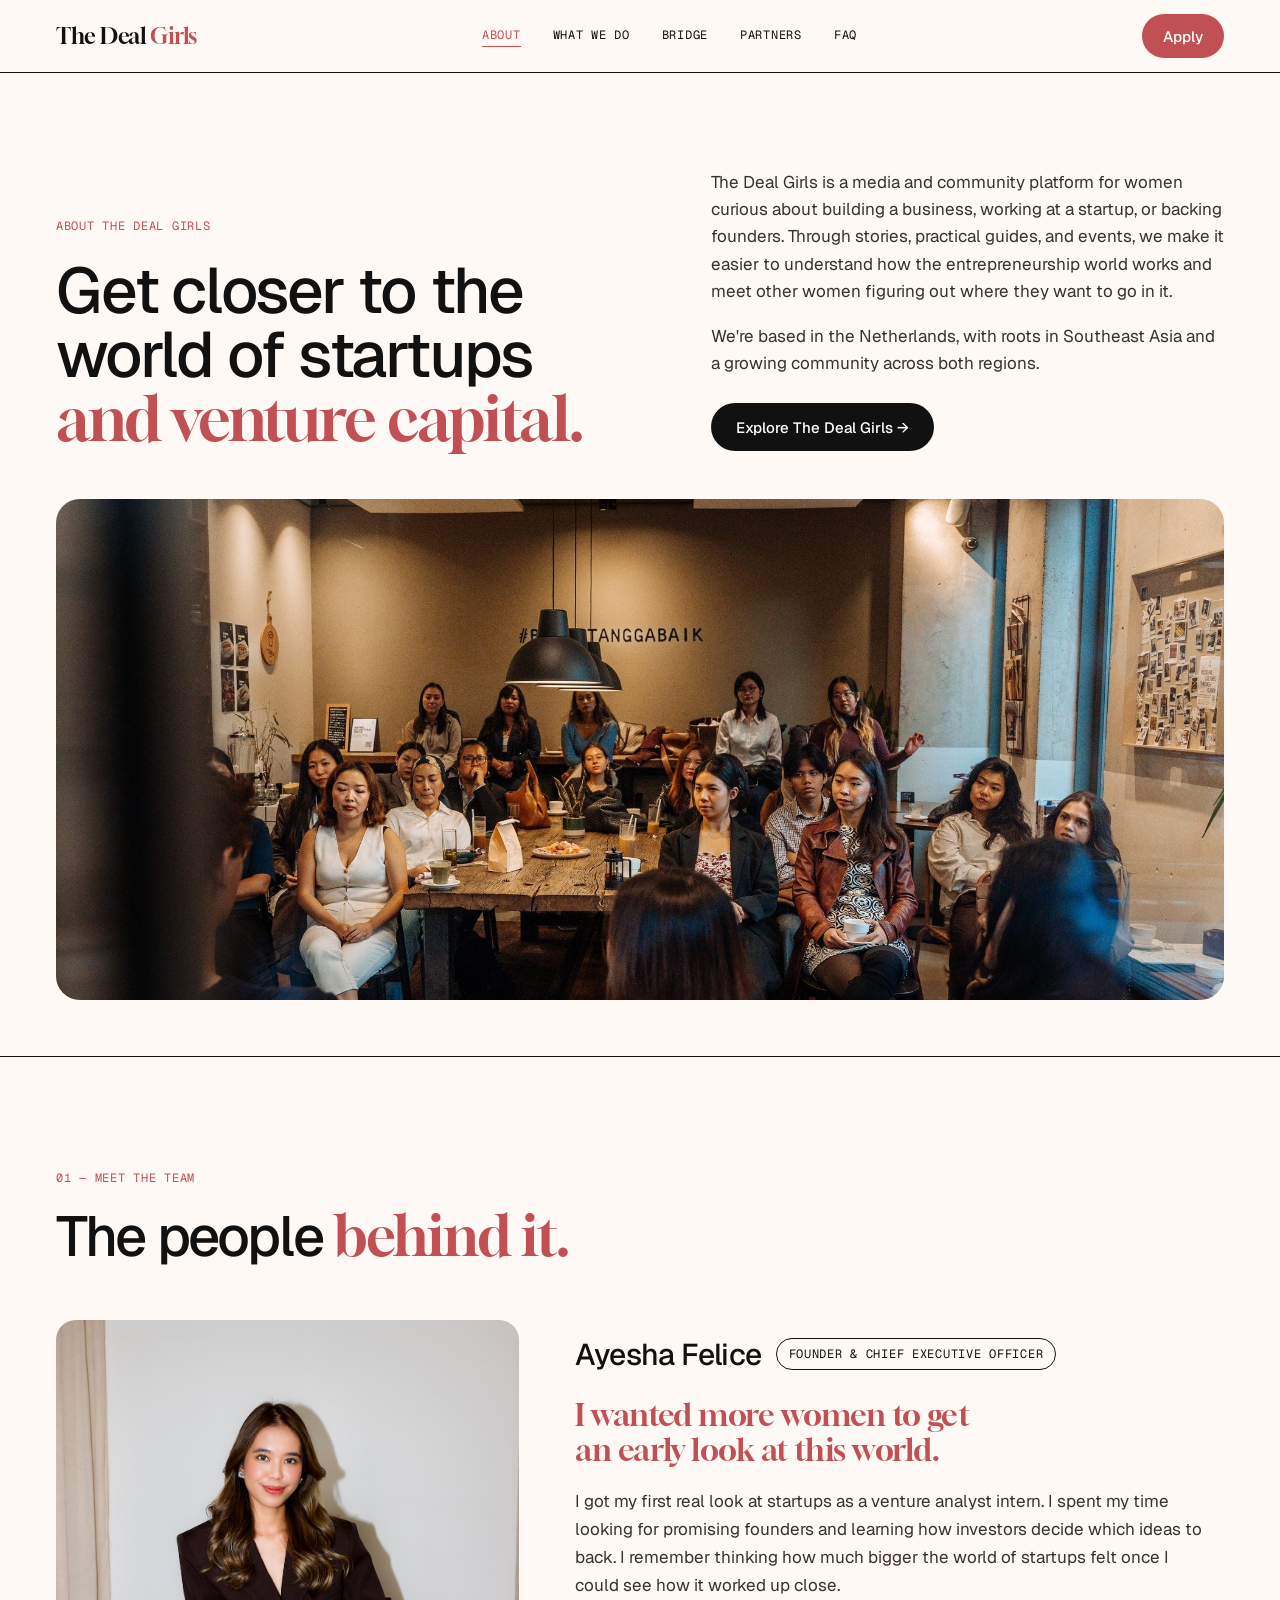
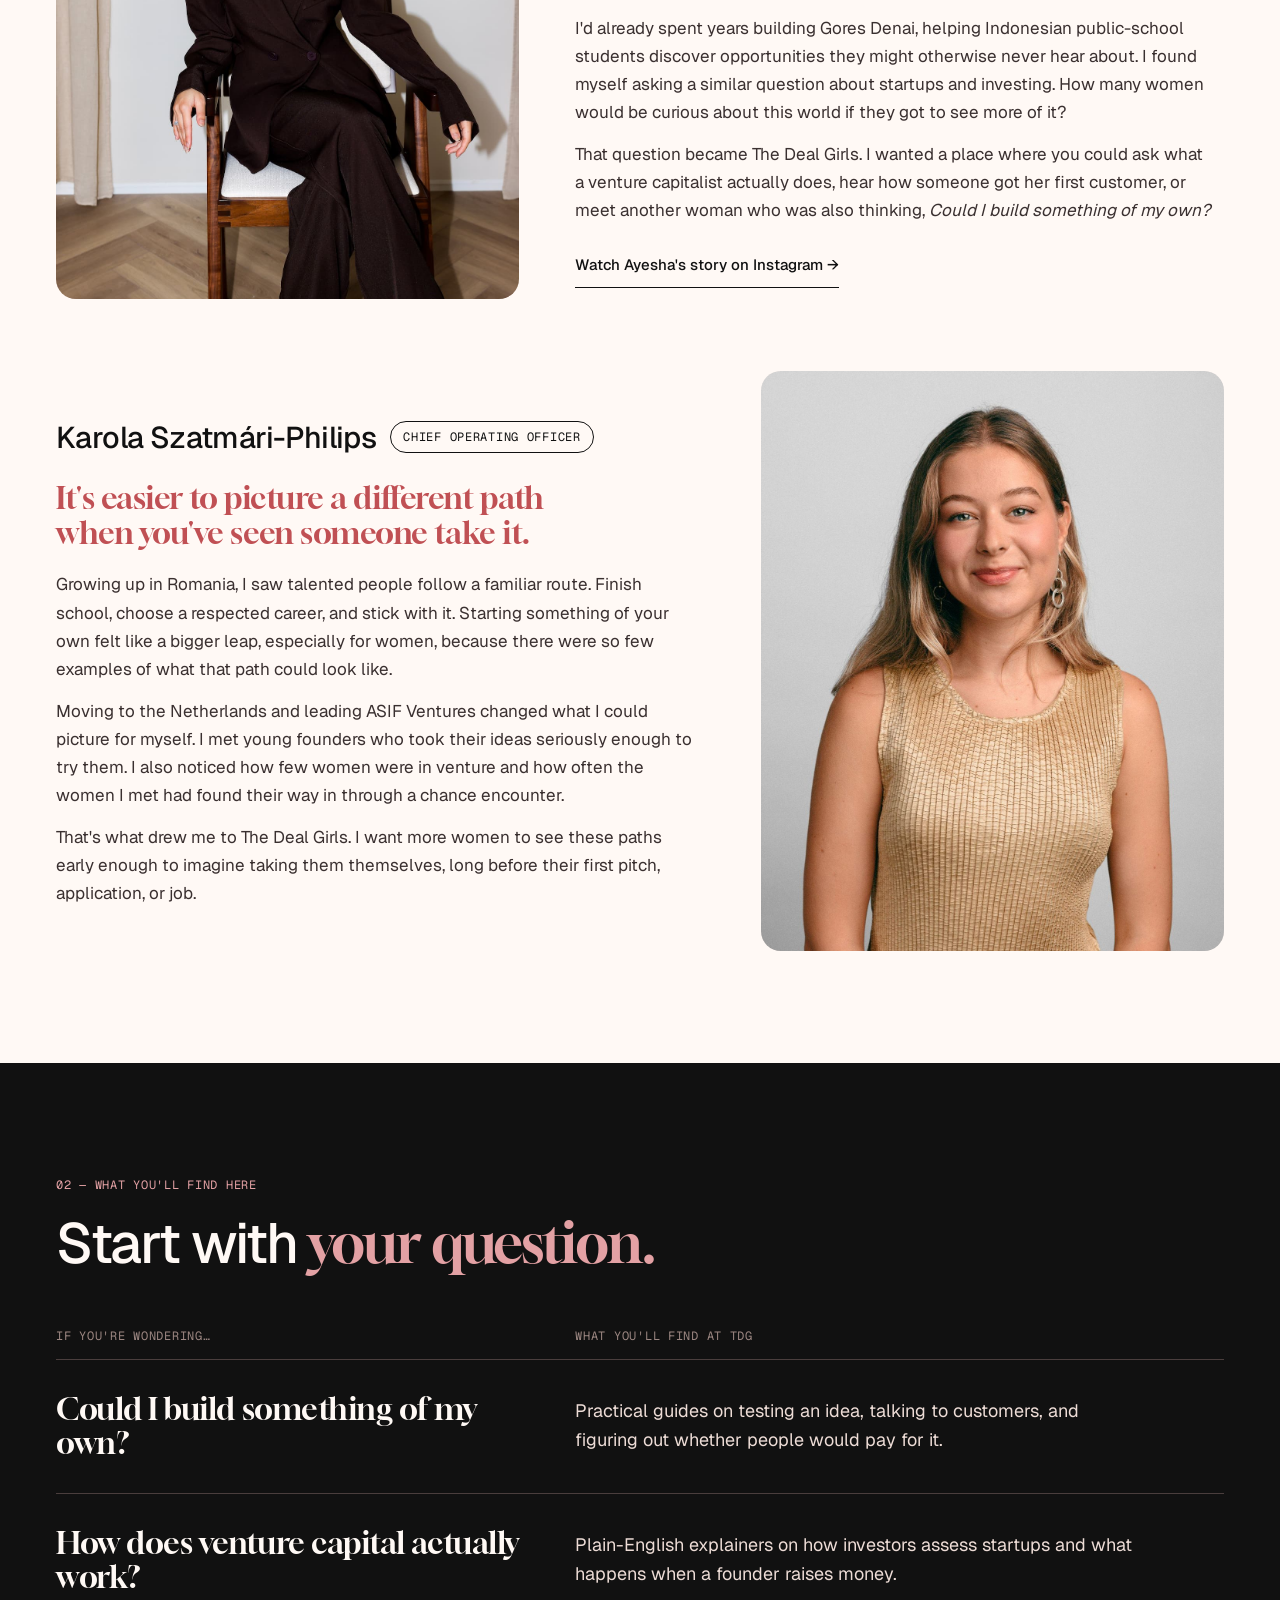
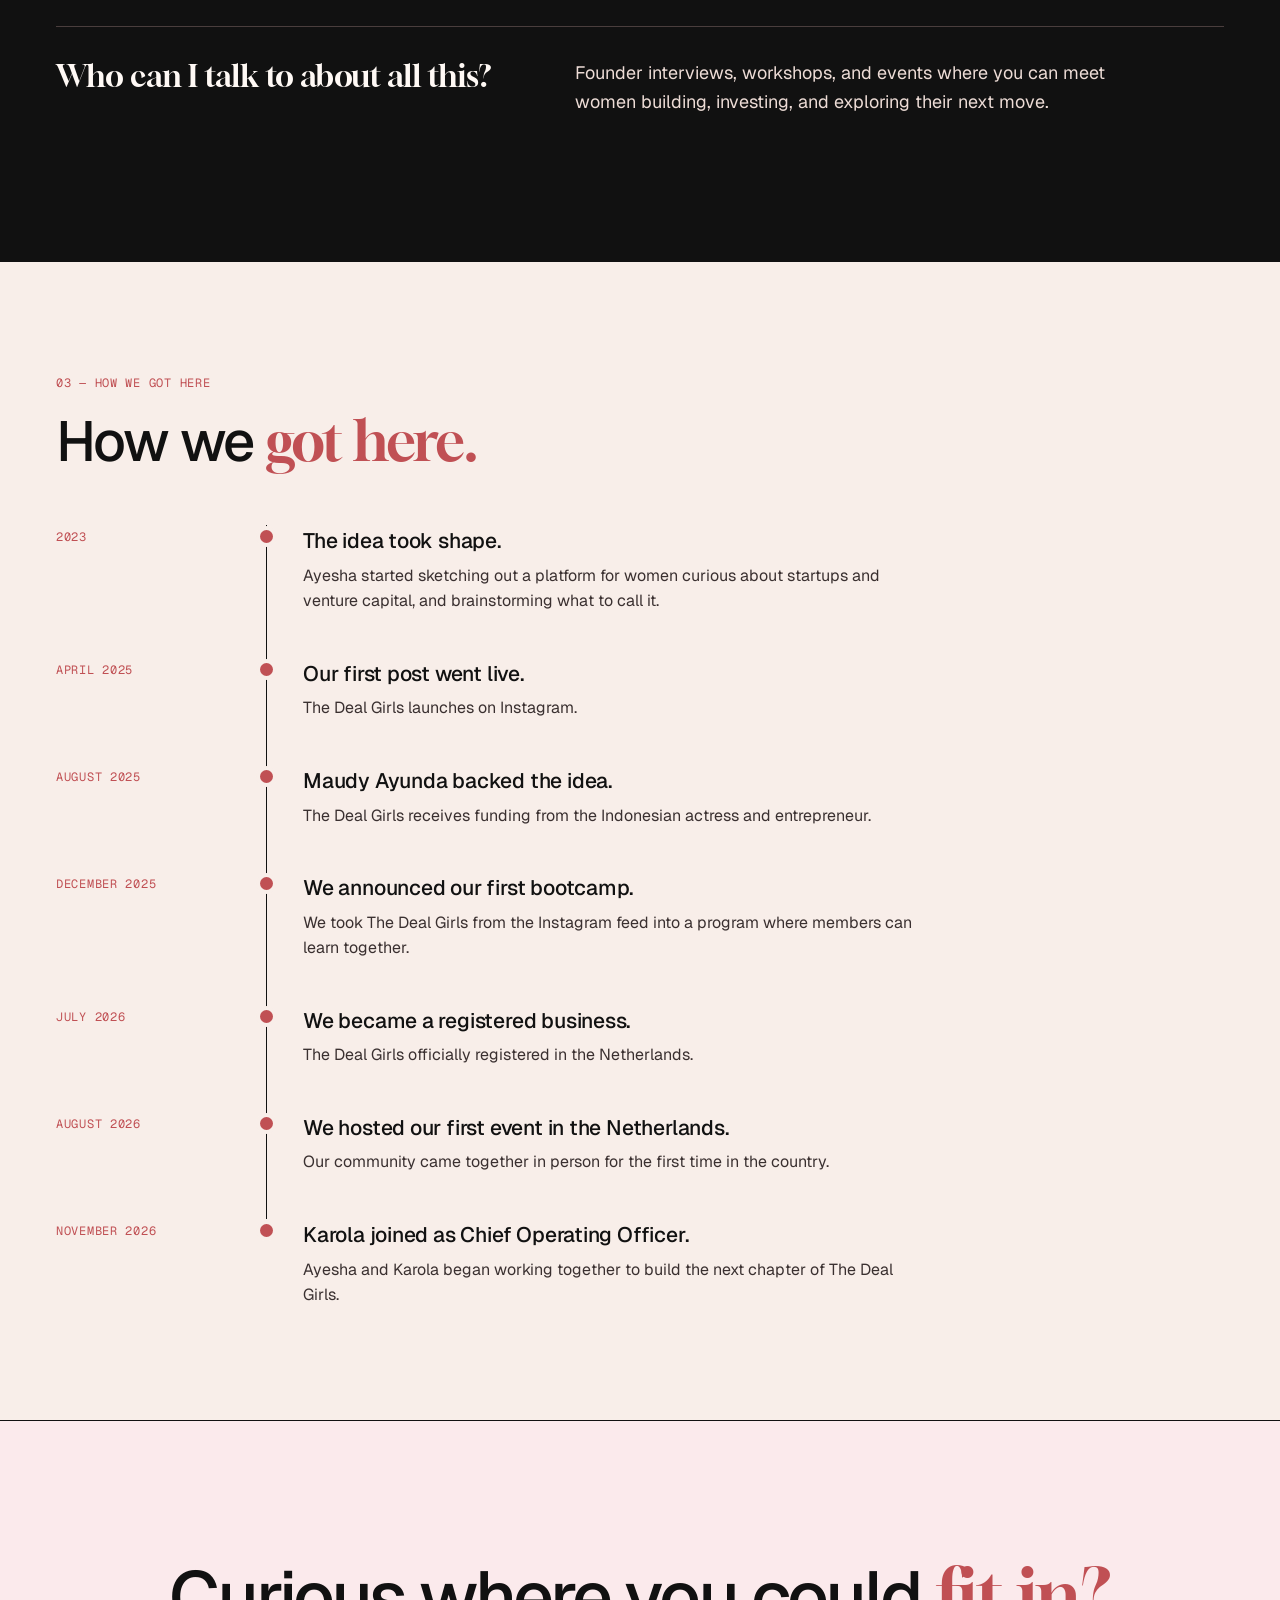
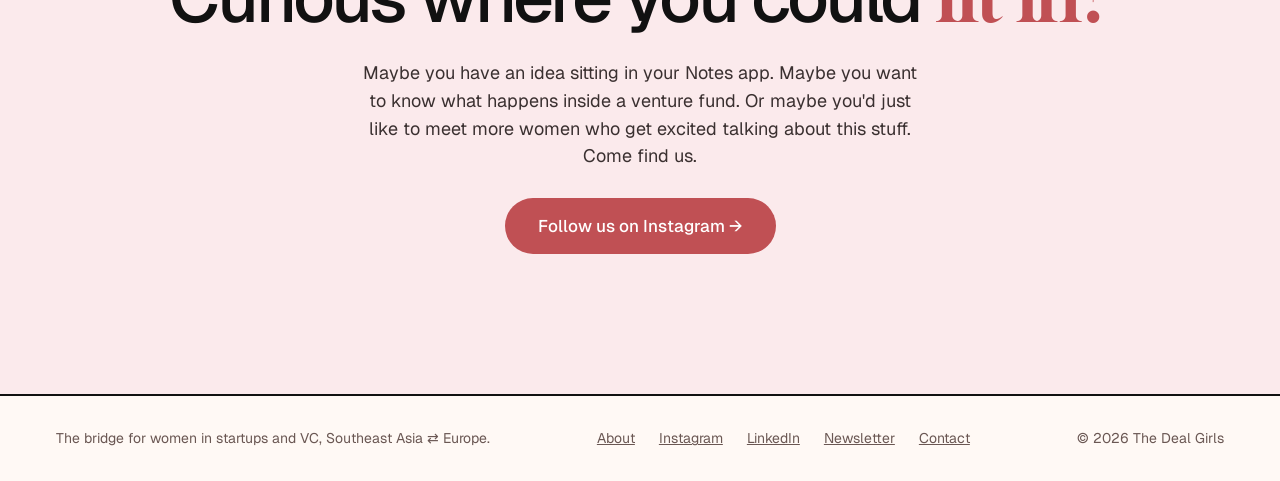
<file: about.html>
<!doctype html>
<html lang="en">
<head>
<meta charset="utf-8">
<meta name="viewport" content="width=device-width, initial-scale=1">
<title>About The Deal Girls</title>
<meta name="description" content="The Deal Girls is a media and community platform for women curious about startups and venture capital. Meet the team and see how we got here.">
<meta name="theme-color" content="#FFF9F5">
<link rel="icon" href="favicon.ico" sizes="48x48">
<link rel="icon" href="favicon.svg" type="image/svg+xml">
<link rel="icon" href="favicon-96.png" sizes="96x96" type="image/png">
<link rel="icon" href="favicon-192.png" sizes="192x192" type="image/png">
<link rel="apple-touch-icon" href="apple-touch-icon.png">
<link rel="canonical" href="https://thedealgirls.com/about">
<meta property="og:type" content="website">
<meta property="og:site_name" content="The Deal Girls">
<meta property="og:url" content="https://thedealgirls.com/about">
<meta property="og:title" content="About The Deal Girls">
<meta property="og:description" content="Get closer to the world of startups and venture capital. Meet the team behind The Deal Girls.">
<meta property="og:image" content="https://thedealgirls.com/assets/img/og-image.jpg">
<meta property="og:image:width" content="1200">
<meta property="og:image:height" content="630">
<meta property="og:image:alt" content="The Deal Girls community at the Netherlands Edition event">
<meta name="twitter:card" content="summary_large_image">
<link rel="preconnect" href="https://fonts.googleapis.com">
<link rel="preconnect" href="https://fonts.gstatic.com" crossorigin>
<link rel="stylesheet" href="https://fonts.googleapis.com/css2?family=Geist:wght@400;500;600&family=Geist+Mono:wght@400;500&family=Gloock&display=swap">
<link rel="stylesheet" href="styles.css">
<link rel="stylesheet" href="about.css">
</head>
<body>
<a class="skip" href="#main">Skip to content</a>

<header class="header">
  <div class="wrap header__bar">
    <a class="logo" href="/" aria-label="The Deal Girls, home">The Deal <span>Girls</span></a>
    <nav class="nav" aria-label="Main">
      <a class="mono nav__active" href="/about" aria-current="page">About</a>
      <a class="mono" href="/#what">What we do</a>
      <a class="mono" href="/#bridge">Bridge</a>
      <a class="mono" href="/partners">Partners</a>
      <a class="mono" href="/#faq">FAQ</a>
    </nav>
    <div class="header__actions">
      <a class="btn btn--coral" href="/#apply" data-link="apply">Apply</a>
      <button class="menu-btn" type="button" aria-label="Open menu" aria-expanded="false" aria-controls="mobile-nav">
        <svg width="18" height="18" viewBox="0 0 24 24" fill="none" stroke="currentColor" stroke-width="2" stroke-linecap="round" aria-hidden="true"><path d="M4 8h16M4 16h16"/></svg>
      </button>
    </div>
  </div>
  <nav class="mobile-nav" id="mobile-nav" aria-label="Mobile">
    <a href="/about" aria-current="page">About</a>
    <a href="/#what">What we do</a>
    <a href="/#bridge">Bridge</a>
    <a href="/partners">Partners</a>
    <a href="/#faq">FAQ</a>
  </nav>
</header>

<main id="main">

<!-- HERO -->
<section class="a-hero" id="top">
  <div class="wrap a-hero__inner">
    <div class="a-hero__top">
      <div class="a-hero__head">
        <p class="mono label">About The Deal Girls</p>
        <h1>Get closer to the world of startups <span class="accent">and venture capital.</span></h1>
      </div>
      <div class="a-hero__copy">
        <p>The Deal Girls is a media and community platform for women curious about building a business, working at a startup, or backing founders. Through stories, practical guides, and events, we make it easier to understand how the entrepreneurship world works and meet other women figuring out where they want to go in it.</p>
        <p>We're based in the Netherlands, with roots in Southeast Asia and a growing community across both regions.</p>
        <a class="btn btn--dark" href="/#what">Explore The Deal Girls →</a>
      </div>
    </div>
    <div class="photo a-hero__photo" data-photo="ways-1" data-alt="A full room at a The Deal Girls event" data-eager><span class="photo__hint">ways-1.jpg</span></div>
  </div>
</section>

<!-- 01 TEAM -->
<section class="section" id="team">
  <div class="wrap section__inner">
    <div class="section__head">
      <div>
        <p class="mono label">01 — Meet the team</p>
        <h2>The people <span class="accent">behind it.</span></h2>
      </div>
    </div>

    <div class="a-team">
      <article class="member">
        <div class="photo member__photo" data-photo="founder" data-alt="Ayesha Felice, Founder and Chief Executive Officer of The Deal Girls"><span class="photo__hint">founder.jpg</span></div>
        <div class="member__body">
          <div class="member__meta">
            <h3>Ayesha Felice</h3>
            <span class="mono member__role">Founder &amp; Chief Executive Officer</span>
          </div>
          <p class="member__quote">I wanted more women to get an early look at this world.</p>
          <div class="member__bio">
            <p>I got my first real look at startups as a venture analyst intern. I spent my time looking for promising founders and learning how investors decide which ideas to back. I remember thinking how much bigger the world of startups felt once I could see how it worked up close.</p>
            <p>I'd already spent years building Gores Denai, helping Indonesian public-school students discover opportunities they might otherwise never hear about. I found myself asking a similar question about startups and investing. How many women would be curious about this world if they got to see more of it?</p>
            <p>That question became The Deal Girls. I wanted a place where you could ask what a venture capitalist actually does, hear how someone got her first customer, or meet another woman who was also thinking, <em>Could I build something of my own?</em></p>
          </div>
          <a class="member__link" href="https://www.instagram.com/reel/DQuC6fZjZUK/" data-link="story">Watch Ayesha's story on Instagram →</a>
        </div>
      </article>

      <article class="member member--flip">
        <div class="photo member__photo" data-photo="team-karola" data-alt="Karola Szatmári-Philips, Chief Operating Officer of The Deal Girls"><span class="photo__hint">team-karola.jpg</span></div>
        <div class="member__body">
          <div class="member__meta">
            <h3>Karola Szatmári-Philips</h3>
            <span class="mono member__role">Chief Operating Officer</span>
          </div>
          <p class="member__quote">It's easier to picture a different path when you've seen someone take it.</p>
          <div class="member__bio">
            <p>Growing up in Romania, I saw talented people follow a familiar route. Finish school, choose a respected career, and stick with it. Starting something of your own felt like a bigger leap, especially for women, because there were so few examples of what that path could look like.</p>
            <p>Moving to the Netherlands and leading ASIF Ventures changed what I could picture for myself. I met young founders who took their ideas seriously enough to try them. I also noticed how few women were in venture and how often the women I met had found their way in through a chance encounter.</p>
            <p>That's what drew me to The Deal Girls. I want more women to see these paths early enough to imagine taking them themselves, long before their first pitch, application, or job.</p>
          </div>
        </div>
      </article>
    </div>
  </div>
</section>

<!-- 02 WHAT YOU'LL FIND HERE -->
<section class="section a-find" id="find">
  <div class="wrap section__inner">
    <div class="section__head">
      <div>
        <p class="mono label">02 — What you'll find here</p>
        <h2>Start with <span class="accent">your question.</span></h2>
      </div>
    </div>
    <div class="find">
      <div class="find__row find__row--head" aria-hidden="true">
        <span class="mono">If you're wondering…</span>
        <span class="mono">What you'll find at TDG</span>
      </div>
      <div class="find__row">
        <h3 class="find__q">Could I build something of my own?</h3>
        <p class="find__a">Practical guides on testing an idea, talking to customers, and figuring out whether people would pay for it.</p>
      </div>
      <div class="find__row">
        <h3 class="find__q">How does venture capital actually work?</h3>
        <p class="find__a">Plain-English explainers on how investors assess startups and what happens when a founder raises money.</p>
      </div>
      <div class="find__row">
        <h3 class="find__q">Who can I talk to about all this?</h3>
        <p class="find__a">Founder interviews, workshops, and events where you can meet women building, investing, and exploring their next move.</p>
      </div>
    </div>
  </div>
</section>

<!-- 03 HOW WE GOT HERE -->
<section class="section a-time" id="story">
  <div class="wrap section__inner">
    <div class="section__head">
      <div>
        <p class="mono label">03 — How we got here</p>
        <h2>How we <span class="accent">got here.</span></h2>
      </div>
    </div>
    <ol class="tl">
      <li class="tl__item">
        <span class="mono tl__when">2023</span>
        <div class="tl__body"><h3>The idea took shape.</h3><p>Ayesha started sketching out a platform for women curious about startups and venture capital, and brainstorming what to call it.</p></div>
      </li>
      <li class="tl__item">
        <span class="mono tl__when">April 2025</span>
        <div class="tl__body"><h3>Our first post went live.</h3><p>The Deal Girls launches on Instagram.</p></div>
      </li>
      <li class="tl__item">
        <span class="mono tl__when">August 2025</span>
        <div class="tl__body"><h3>Maudy Ayunda backed the idea.</h3><p>The Deal Girls receives funding from the Indonesian actress and entrepreneur.</p></div>
      </li>
      <li class="tl__item">
        <span class="mono tl__when">December 2025</span>
        <div class="tl__body"><h3>We announced our first bootcamp.</h3><p>We took The Deal Girls from the Instagram feed into a program where members can learn together.</p></div>
      </li>
      <li class="tl__item">
        <span class="mono tl__when">July 2026</span>
        <div class="tl__body"><h3>We became a registered business.</h3><p>The Deal Girls officially registered in the Netherlands.</p></div>
      </li>
      <li class="tl__item">
        <span class="mono tl__when">August 2026</span>
        <div class="tl__body"><h3>We hosted our first event in the Netherlands.</h3><p>Our community came together in person for the first time in the country.</p></div>
      </li>
      <li class="tl__item">
        <span class="mono tl__when">November 2026</span>
        <div class="tl__body"><h3>Karola joined as Chief Operating Officer.</h3><p>Ayesha and Karola began working together to build the next chapter of The Deal Girls.</p></div>
      </li>
    </ol>
  </div>
</section>

<!-- 04 CLOSING -->
<section class="section closing a-close" id="join">
  <div class="wrap section__inner">
    <h2>Curious where you could <span class="accent">fit in?</span></h2>
    <p>Maybe you have an idea sitting in your Notes app. Maybe you want to know what happens inside a venture fund. Or maybe you'd just like to meet more women who get excited talking about this stuff. Come find us.</p>
    <div class="a-close__ctas">
      <a class="btn btn--coral btn--lg" href="https://www.instagram.com/" data-link="instagram">Follow us on Instagram →</a>
      <a class="btn btn--ghost btn--lg" href="#" data-link="events" data-needs="events">See upcoming events</a>
    </div>
  </div>
</section>

</main>

<footer class="footer" id="contact">
  <div class="wrap footer__bar">
    <span>The bridge for women in startups and VC, Southeast Asia ⇄ Europe.</span>
    <nav aria-label="Footer">
      <a href="/about">About</a>
      <a href="https://www.instagram.com/" data-link="instagram">Instagram</a>
      <a href="https://www.linkedin.com/" data-link="linkedin">LinkedIn</a>
      <a href="#" data-link="newsletter" data-needs="newsletter">Newsletter</a>
      <a href="#contact" data-link="contact">Contact</a>
    </nav>
    <span>© <span id="year">2026</span> The Deal Girls</span>
  </div>
</footer>

<script src="config.js"></script>
<script src="main.js"></script>
</body>
</html>
</file>
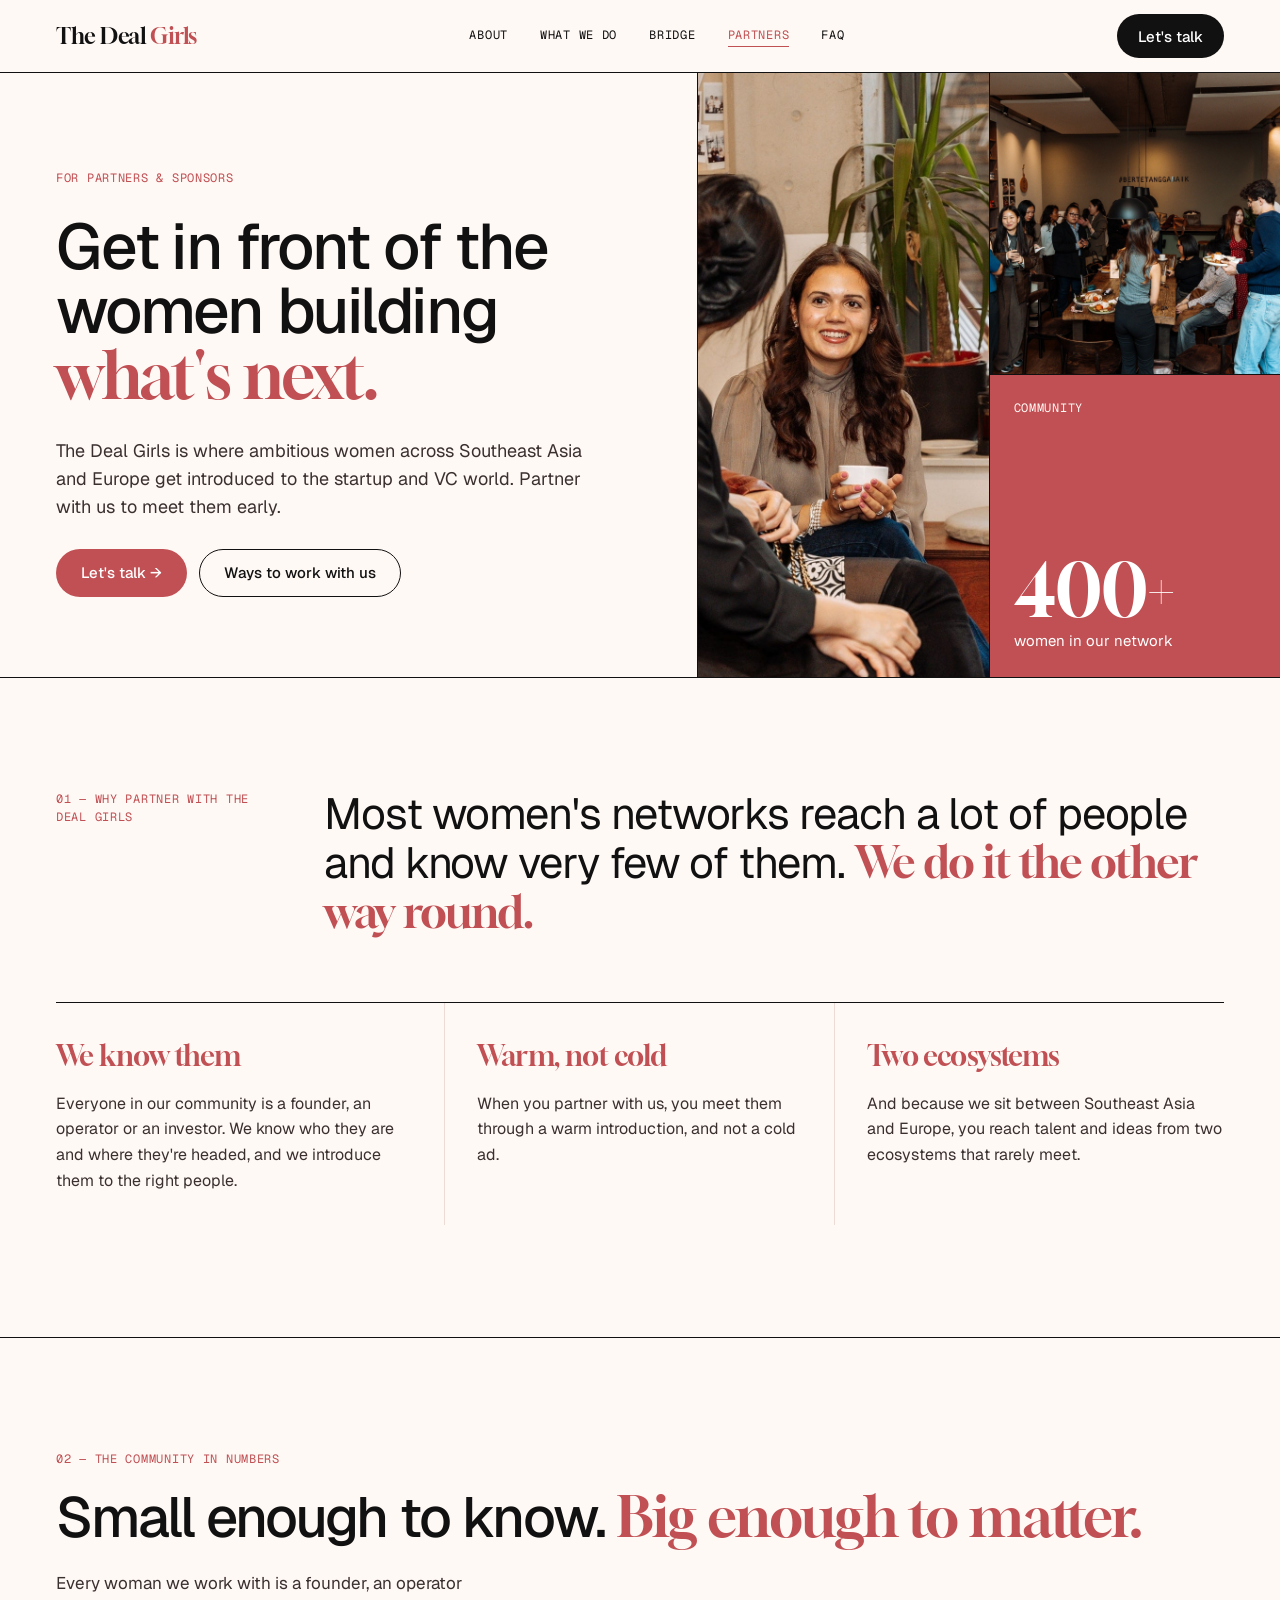
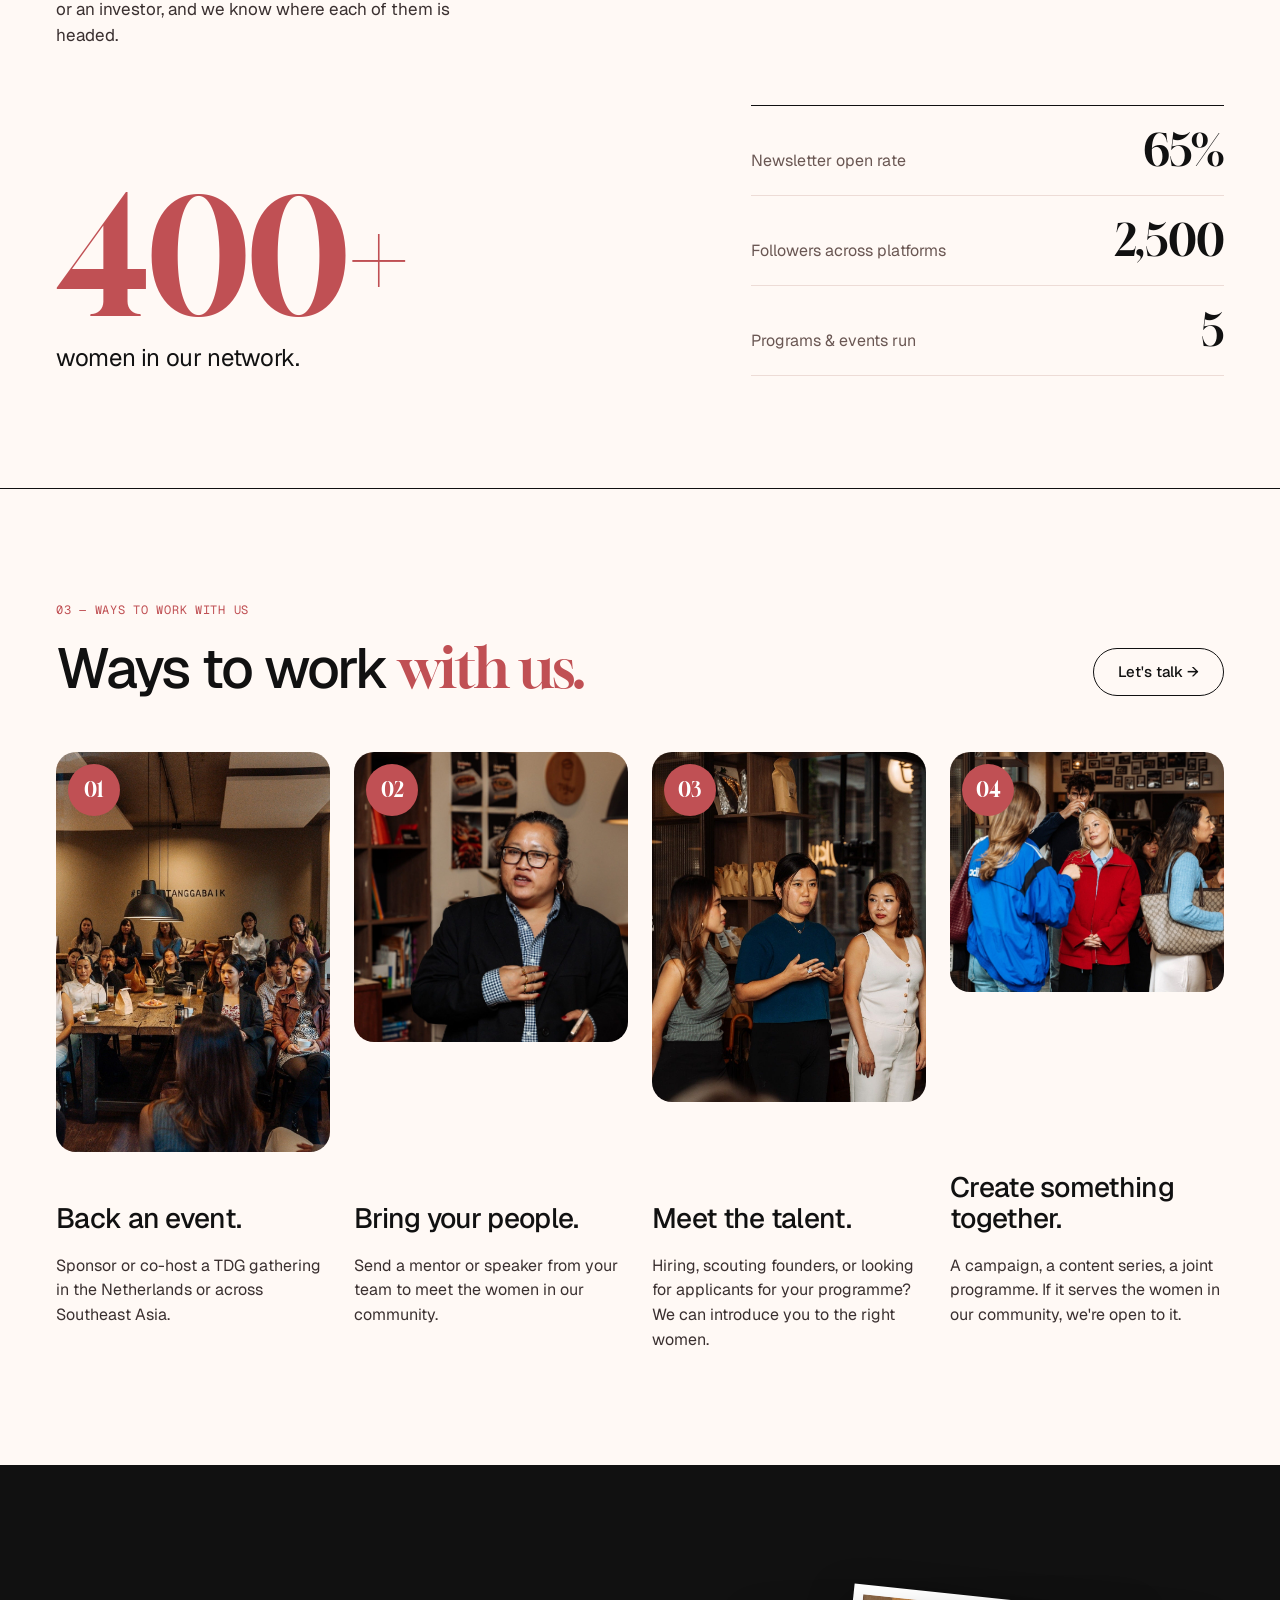
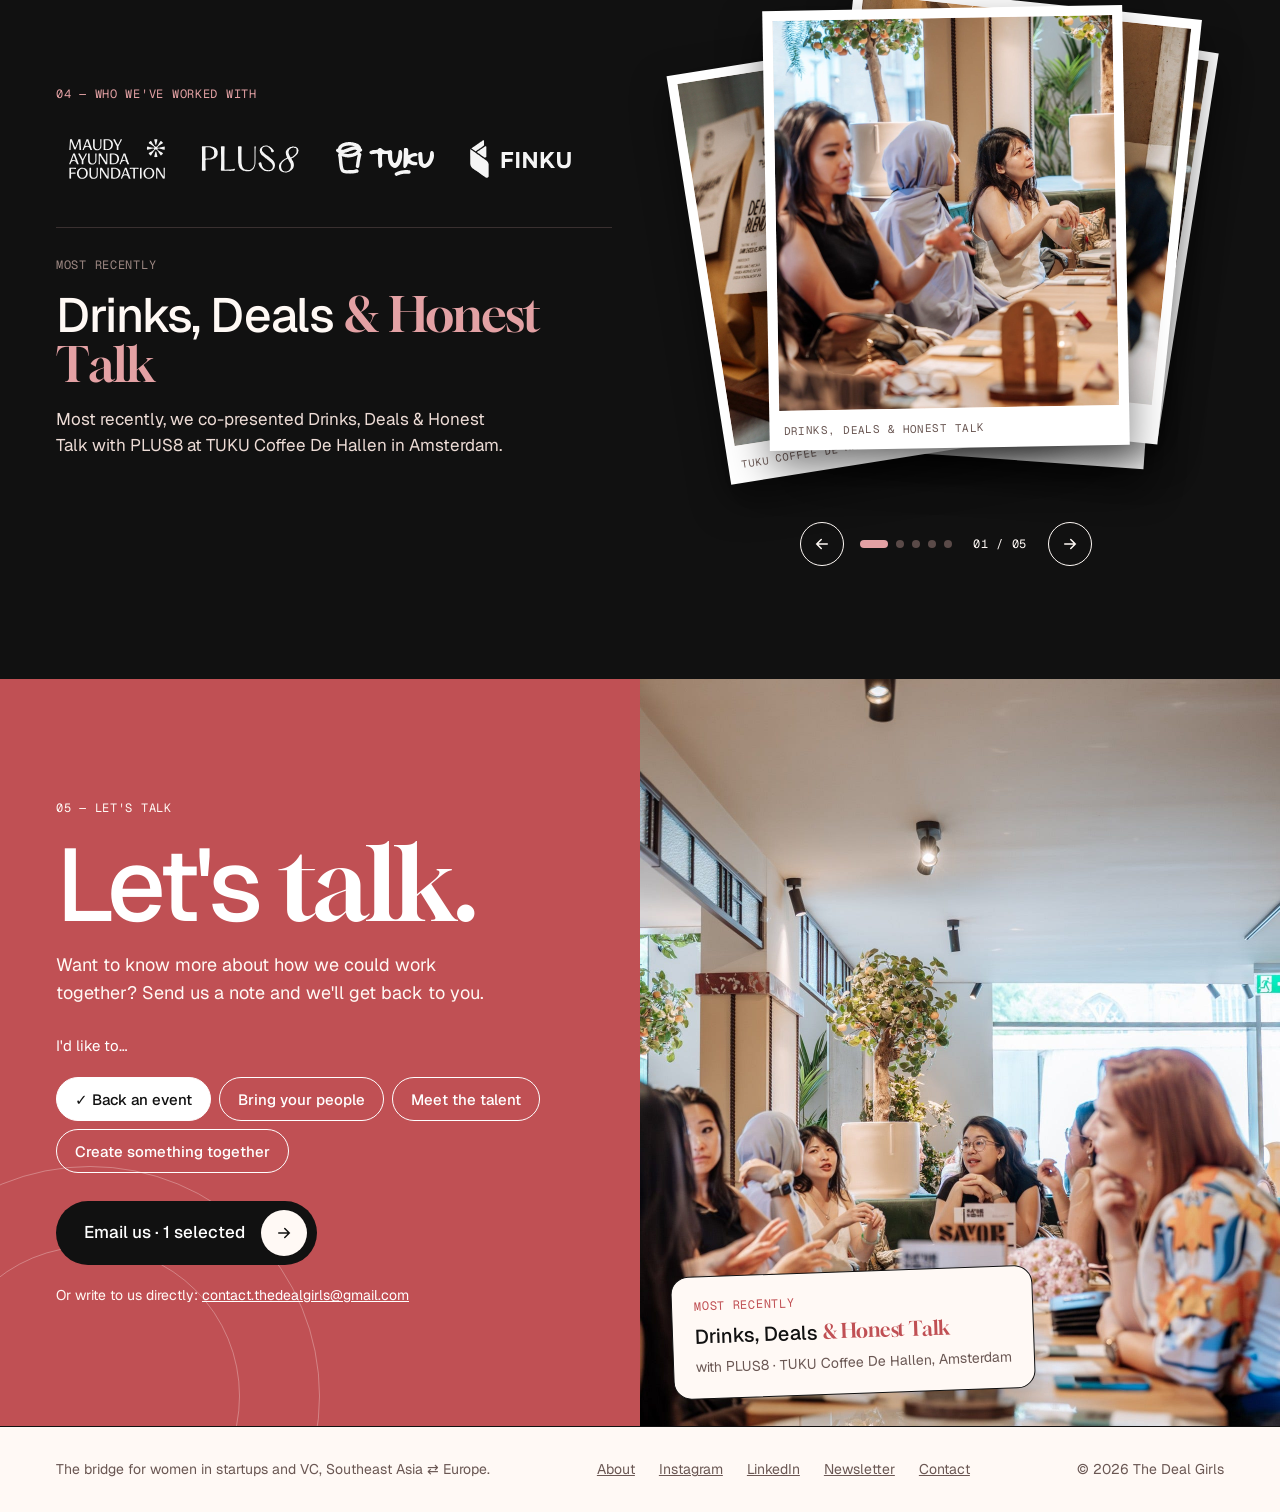
<file: partners.html>
<!doctype html>
<html lang="en">
<head>
<meta charset="utf-8">
<meta name="viewport" content="width=device-width, initial-scale=1">
<title>Partner with The Deal Girls</title>
<meta name="description" content="Get in front of the women building what's next. Partner with The Deal Girls to meet ambitious founders, operators and investors across Southeast Asia and Europe.">
<meta name="theme-color" content="#FFF9F5">
<link rel="icon" href="favicon.ico" sizes="48x48">
<link rel="icon" href="favicon.svg" type="image/svg+xml">
<link rel="icon" href="favicon-96.png" sizes="96x96" type="image/png">
<link rel="icon" href="favicon-192.png" sizes="192x192" type="image/png">
<link rel="apple-touch-icon" href="apple-touch-icon.png">
<link rel="canonical" href="https://thedealgirls.com/partners">
<meta property="og:type" content="website">
<meta property="og:site_name" content="The Deal Girls">
<meta property="og:url" content="https://thedealgirls.com/partners">
<meta property="og:title" content="Partner with The Deal Girls">
<meta property="og:description" content="Get in front of the women building what's next.">
<meta property="og:image" content="https://thedealgirls.com/assets/img/og-image.jpg">
<meta property="og:image:width" content="1200">
<meta property="og:image:height" content="630">
<meta property="og:image:alt" content="The Deal Girls community at the Netherlands Edition event">
<meta name="twitter:card" content="summary_large_image">
<link rel="preconnect" href="https://fonts.googleapis.com">
<link rel="preconnect" href="https://fonts.gstatic.com" crossorigin>
<link rel="stylesheet" href="https://fonts.googleapis.com/css2?family=Geist:wght@400;500;600&family=Geist+Mono:wght@400;500&family=Gloock&display=swap">
<link rel="stylesheet" href="styles.css">
<link rel="stylesheet" href="partners.css">
</head>
<body>
<a class="skip" href="#main">Skip to content</a>

<header class="header">
  <div class="wrap header__bar">
    <a class="logo" href="/" aria-label="The Deal Girls, home">The Deal <span>Girls</span></a>
    <nav class="nav" aria-label="Main">
      <a class="mono" href="/about">About</a>
      <a class="mono" href="/#what">What we do</a>
      <a class="mono" href="/#bridge">Bridge</a>
      <a class="mono nav__active" href="/partners" aria-current="page">Partners</a>
      <a class="mono" href="/#faq">FAQ</a>
    </nav>
    <div class="header__actions">
      <a class="btn btn--dark" href="#talk">Let's talk</a>
      <button class="menu-btn" type="button" aria-label="Open menu" aria-expanded="false" aria-controls="mobile-nav">
        <svg width="18" height="18" viewBox="0 0 24 24" fill="none" stroke="currentColor" stroke-width="2" stroke-linecap="round" aria-hidden="true"><path d="M4 8h16M4 16h16"/></svg>
      </button>
    </div>
  </div>
  <nav class="mobile-nav" id="mobile-nav" aria-label="Mobile">
    <a href="/about">About</a>
    <a href="/#what">What we do</a>
    <a href="/#bridge">Bridge</a>
    <a href="/partners" aria-current="page">Partners</a>
    <a href="/#faq">FAQ</a>
  </nav>
</header>

<main id="main">

<!-- HERO -->
<section class="p-hero" id="top">
  <div class="p-hero__copy">
    <p class="mono label">For partners &amp; sponsors</p>
    <h1>Get in front of the women building <span class="accent">what's next.</span></h1>
    <p class="p-hero__lead">The Deal Girls is where ambitious women across Southeast Asia and Europe get introduced to the startup and VC world. Partner with us to meet them early.</p>
    <div class="p-hero__ctas">
      <a class="btn btn--coral" href="#talk">Let's talk →</a>
      <a class="btn btn--ghost" href="#ways">Ways to work with us</a>
    </div>
  </div>
  <div class="p-hero__media">
    <div class="photo p-hero__p1" data-photo="partners-hero-1" data-alt="The Deal Girls event" data-eager><span class="photo__hint">partners-hero-1.jpg</span></div>
    <div class="photo p-hero__p2" data-photo="partners-hero-2" data-alt="Speaker at a TDG event"><span class="photo__hint">partners-hero-2.jpg</span></div>
    <div class="p-hero__stat">
      <span class="mono">Community</span>
      <div><span class="serif">400+</span><span>women in our network</span></div>
    </div>
  </div>
</section>

<!-- 01 WHY -->
<section class="section">
  <div class="wrap section__inner p-why">
    <div class="p-why__top">
      <p class="mono label">01 — Why partner with The Deal Girls</p>
      <p class="p-why__statement">Most women's networks reach a lot of people and know very few of them. <span class="accent">We do it the other way round.</span></p>
    </div>
    <div class="p-why__cols">
      <div><span class="accent">We know them</span><p>Everyone in our community is a founder, an operator or an investor. We know who they are and where they're headed, and we introduce them to the right people.</p></div>
      <div><span class="accent">Warm, not cold</span><p>When you partner with us, you meet them through a warm introduction, and not a cold ad.</p></div>
      <div><span class="accent">Two ecosystems</span><p>And because we sit between Southeast Asia and Europe, you reach talent and ideas from two ecosystems that rarely meet.</p></div>
    </div>
  </div>
</section>

<!-- 02 NUMBERS -->
<section class="section">
  <div class="wrap section__inner">
    <div class="section__head">
      <div>
        <p class="mono label">02 — The community in numbers</p>
        <h2>Small enough to know. <span class="accent">Big enough to matter.</span></h2>
      </div>
      <p class="section__lead">Every woman we work with is a founder, an operator or an investor, and we know where each of them is headed.</p>
    </div>
    <div class="p-nums">
      <div class="p-nums__hero"><span class="serif">400+</span><span>women in our network.</span></div>
      <div class="p-nums__list">
        <div><span>Newsletter open rate</span><span class="serif">65%</span></div>
        <div><span>Followers across platforms</span><span class="serif">2,500</span></div>
        <div><span>Programs &amp; events run</span><span class="serif">5</span></div>
      </div>
    </div>
  </div>
</section>

<!-- 03 WAYS -->
<section class="section" id="ways">
  <div class="wrap section__inner">
    <div class="section__head">
      <div>
        <p class="mono label">03 — Ways to work with us</p>
        <h2>Ways to work <span class="accent">with us.</span></h2>
      </div>
      <a class="btn btn--ghost" href="#talk">Let's talk →</a>
    </div>
    <div class="p-ways">
      <article class="p-way">
        <div class="photo p-way__img p-way__img--1" data-photo="ways-1" data-alt="A TDG event"><span class="p-way__num">01</span><span class="photo__hint">ways-1.jpg</span></div>
        <h3>Back an event.</h3>
        <p>Sponsor or co-host a TDG gathering in the Netherlands or across Southeast Asia.</p>
      </article>
      <article class="p-way">
        <div class="photo p-way__img p-way__img--2" data-photo="ways-2" data-alt="A mentor speaking"><span class="p-way__num">02</span><span class="photo__hint">ways-2.jpg</span></div>
        <h3>Bring your people.</h3>
        <p>Send a mentor or speaker from your team to meet the women in our community.</p>
      </article>
      <article class="p-way">
        <div class="photo p-way__img p-way__img--3" data-photo="ways-3" data-alt="A one-to-one conversation"><span class="p-way__num">03</span><span class="photo__hint">ways-3.jpg</span></div>
        <h3>Meet the talent.</h3>
        <p>Hiring, scouting founders, or looking for applicants for your programme? We can introduce you to the right women.</p>
      </article>
      <article class="p-way">
        <div class="photo p-way__img p-way__img--4" data-photo="ways-4" data-alt="A TDG campaign"><span class="p-way__num">04</span><span class="photo__hint">ways-4.jpg</span></div>
        <h3>Create something together.</h3>
        <p>A campaign, a content series, a joint programme. If it serves the women in our community, we're open to it.</p>
      </article>
    </div>
  </div>
</section>

<!-- 04 WORKED WITH -->
<section class="section p-worked">
  <div class="wrap section__inner p-worked__grid">
    <div class="p-worked__copy">
      <p class="mono label">04 — Who we've worked with</p>
      <div class="p-worked__logos">
        <span class="logo-slot p-logo" data-logo="maudy-ayunda-foundation"><span class="logo-slot__text">Maudy Ayunda Foundation</span></span>
        <span class="logo-slot p-logo" data-logo="plus8"><span class="logo-slot__text">PLUS8</span></span>
        <span class="logo-slot p-logo" data-logo="tuku"><span class="logo-slot__text">TUKU</span></span>
        <span class="logo-slot p-logo" data-logo="finku"><span class="logo-slot__text">FINKU</span></span>
      </div>
      <div class="p-worked__story">
        <span class="mono">Most recently</span>
        <h3>Drinks, Deals <span class="accent">&amp; Honest Talk</span></h3>
        <p>Most recently, we co-presented Drinks, Deals &amp; Honest Talk with PLUS8 at TUKU Coffee De Hallen in Amsterdam.</p>
      </div>
    </div>
    <div class="deck" data-deck>
      <div class="deck__stack">
        <button class="deck__card" type="button" aria-label="Show photo 1: Drinks, Deals &amp; Honest Talk"><span class="photo deck__img" data-photo="event-1"><span class="photo__hint">event-1.jpg</span></span><span class="deck__cap">Drinks, Deals &amp; Honest Talk</span></button>
        <button class="deck__card" type="button" aria-label="Show photo 2: With PLUS8"><span class="photo deck__img" data-photo="event-2"><span class="photo__hint">event-2.jpg</span></span><span class="deck__cap">With PLUS8</span></button>
        <button class="deck__card" type="button" aria-label="Show photo 3: TUKU Coffee De Hallen"><span class="photo deck__img" data-photo="event-3"><span class="photo__hint">event-3.jpg</span></span><span class="deck__cap">TUKU Coffee De Hallen</span></button>
        <button class="deck__card" type="button" aria-label="Show photo 4: Amsterdam"><span class="photo deck__img" data-photo="event-4"><span class="photo__hint">event-4.jpg</span></span><span class="deck__cap">Amsterdam</span></button>
        <button class="deck__card" type="button" aria-label="Show photo 5: Honest talk"><span class="photo deck__img" data-photo="event-5"><span class="photo__hint">event-5.jpg</span></span><span class="deck__cap">Honest talk</span></button>
      </div>
      <div class="deck__controls">
        <button class="deck__arrow" type="button" data-deck-prev aria-label="Previous photo"><svg width="18" height="18" viewBox="0 0 24 24" fill="none" stroke="currentColor" stroke-width="2" stroke-linecap="round" aria-hidden="true"><path d="M19 12H5M11 6l-6 6 6 6"/></svg></button>
        <div class="deck__dots" data-deck-dots></div>
        <span class="mono deck__count" data-deck-count aria-live="polite">01 / 05</span>
        <button class="deck__arrow" type="button" data-deck-next aria-label="Next photo"><svg width="18" height="18" viewBox="0 0 24 24" fill="none" stroke="currentColor" stroke-width="2" stroke-linecap="round" aria-hidden="true"><path d="M5 12h14M13 6l6 6-6 6"/></svg></button>
      </div>
    </div>
  </div>
</section>

<!-- 05 LET'S TALK -->
<section class="p-talk" id="talk">
  <div class="p-talk__copy">
    <span class="p-talk__ring p-talk__ring--1" aria-hidden="true"></span>
    <span class="p-talk__ring p-talk__ring--2" aria-hidden="true"></span>
    <p class="mono">05 — Let's talk</p>
    <h2>Let's <span class="serif">talk.</span></h2>
    <p class="p-talk__lead">Want to know more about how we could work together? Send us a note and we'll get back to you.</p>
    <span id="topic-label" class="p-talk__label">I'd like to…</span>
    <div class="topics" role="group" aria-labelledby="topic-label">
      <button class="topic" type="button" aria-pressed="true">Back an event</button>
      <button class="topic" type="button" aria-pressed="false">Bring your people</button>
      <button class="topic" type="button" aria-pressed="false">Meet the talent</button>
      <button class="topic" type="button" aria-pressed="false">Create something together</button>
    </div>
    <a class="p-talk__btn" id="talk-btn" href="#talk"><span id="talk-btn-text">Email us · 1 selected</span><span class="p-talk__arrow" aria-hidden="true"><svg width="18" height="18" viewBox="0 0 24 24" fill="none" stroke="currentColor" stroke-width="2" stroke-linecap="round"><path d="M5 12h14M13 6l6 6-6 6"/></svg></span></a>
    <p class="p-talk__direct" data-needs="email">Or write to us directly: <a href="#" data-link="contact" data-email-text>our email</a></p>
  </div>
  <div class="photo p-talk__media" data-photo="partners-talk" data-alt="A TDG event"><span class="photo__hint">partners-talk.jpg</span>
    <div class="p-talk__card">
      <span class="mono">Most recently</span>
      <strong>Drinks, Deals <span class="accent">&amp; Honest Talk</span></strong>
      <small>with PLUS8 · TUKU Coffee De Hallen, Amsterdam</small>
    </div>
  </div>
</section>

</main>

<footer class="footer" id="contact">
  <div class="wrap footer__bar">
    <span>The bridge for women in startups and VC, Southeast Asia ⇄ Europe.</span>
    <nav aria-label="Footer">
      <a href="/about">About</a>
      <a href="https://www.instagram.com/" data-link="instagram">Instagram</a>
      <a href="https://www.linkedin.com/" data-link="linkedin">LinkedIn</a>
      <a href="#" data-link="newsletter" data-needs="newsletter">Newsletter</a>
      <a href="#talk" data-link="contact">Contact</a>
    </nav>
    <span>© <span id="year">2026</span> The Deal Girls</span>
  </div>
</footer>

<script src="config.js"></script>
<script src="main.js"></script>
<script src="partners.js"></script>
</body>
</html>
</file>
<file: styles.css>
/* The Deal Girls — site styles */
:root{
  --ink:#111111;
  --coral:#C05054;
  --coral-soft:#E3A1A4;
  --cream:#FFF9F5;
  --blush:#FBEAEC;
  --sand:#F8EEE9;
  --line:#EDDCD6;
  --body:#3A3030;
  --muted:#6A5753;
  --faint:#9C8782;
  --wrap:1280px;
  --gutter:56px;
  --sans:'Geist',system-ui,-apple-system,sans-serif;
  --mono:'Geist Mono',ui-monospace,monospace;
  --serif:'Gloock',Georgia,serif;
}
*{box-sizing:border-box}
html{scroll-behavior:smooth;-webkit-text-size-adjust:100%}
body{margin:0;background:var(--cream);color:var(--ink);font-family:var(--sans);font-size:16px;line-height:1.5;-webkit-font-smoothing:antialiased}
img{max-width:100%;display:block}
a{color:inherit}
h1,h2,h3,p,figure,blockquote{margin:0}
[hidden]{display:none!important}
::selection{background:var(--coral);color:#fff}
.partners ::selection{background:var(--ink);color:var(--cream)}

.wrap{max-width:var(--wrap);margin:0 auto;padding:0 var(--gutter)}
.mono{font-family:var(--mono);font-size:12px;letter-spacing:.06em;text-transform:uppercase}
.accent{font-family:var(--serif);font-weight:400;letter-spacing:-.02em;color:var(--coral)}
.label{color:var(--coral)}
.skip{position:absolute;left:-9999px;top:8px;background:var(--ink);color:#fff;padding:10px 16px;border-radius:999px;z-index:100}
.skip:focus{left:16px}
:focus-visible{outline:2px solid var(--coral);outline-offset:3px}

/* Buttons */
.btn{display:inline-flex;align-items:center;justify-content:center;gap:8px;min-height:48px;padding:0 24px;border-radius:999px;font:500 15px var(--sans);text-decoration:none;border:1px solid transparent;cursor:pointer;transition:transform .15s ease,background .15s ease,color .15s ease}
.btn:hover{transform:translateY(-1px)}
.btn--dark{background:var(--ink);color:#fff}
.btn--coral{background:var(--coral);color:#fff}
.btn--coral:hover{background:#A8454A}
.btn--ghost{border-color:var(--ink);color:var(--ink);background:transparent}
.btn--ghost:hover{background:var(--ink);color:#fff}
.btn--lg{min-height:56px;padding:0 32px;font-size:17px}

/* Photo slots: hatched placeholder until an image file exists */
.photo{position:relative;overflow:hidden;background-color:var(--sand);background-image:repeating-linear-gradient(135deg,rgba(192,80,84,.07) 0 1px,transparent 1px 14px)}
.photo > img{position:absolute;inset:0;width:100%;height:100%;object-fit:cover}
.photo__hint{position:absolute;left:16px;top:16px;font-family:var(--mono);font-size:12px;color:var(--faint)}
.photo.has-img .photo__hint{display:none}

/* Header */
.header{position:sticky;top:0;z-index:50;background:var(--cream);border-bottom:1px solid var(--ink)}
.header__bar{display:flex;align-items:center;justify-content:space-between;gap:24px;min-height:72px}
.logo{font-family:var(--serif);font-size:22px;letter-spacing:-.02em;text-decoration:none;color:var(--ink)}
.logo span{color:var(--coral)}
.nav__active{color:var(--coral);border-bottom:1px solid var(--coral);padding-bottom:2px}
.nav{display:flex;gap:32px}
.nav a{text-decoration:none}
.nav a:hover{color:var(--coral)}
.header__actions{display:flex;align-items:center;gap:8px}
.header .btn{min-height:44px;padding:0 20px}
.menu-btn{display:none;width:44px;height:44px;border:1px solid var(--ink);border-radius:999px;background:transparent;color:var(--ink);align-items:center;justify-content:center;cursor:pointer}
.mobile-nav{display:none;flex-direction:column;border-top:1px solid var(--line);padding:8px 20px 20px}
.mobile-nav a{padding:14px 0;border-bottom:1px solid var(--line);text-decoration:none;font-size:18px}
.header.open .mobile-nav{display:flex}

/* Hero */
.hero{display:grid;grid-template-columns:minmax(0,1.25fr) minmax(0,1fr);border-bottom:1px solid var(--ink)}
.hero__copy{padding:88px 56px 72px max(var(--gutter),calc((100vw - var(--wrap))/2 + var(--gutter)));display:flex;flex-direction:column;gap:32px;border-right:1px solid var(--ink)}
.hero h1{font-weight:500;font-size:clamp(34px,4.2vw,64px);line-height:1;letter-spacing:-.035em}
.hero h1 .accent{font-size:.9em}
.hero__lead{max-width:540px;font-size:18px;line-height:1.55;color:var(--body)}
.hero__ctas{display:flex;gap:12px;flex-wrap:wrap;align-items:center}
.hero__note{color:var(--muted);margin-left:8px}
.hero__media{min-height:560px}
.hero__card{position:absolute;left:20px;right:20px;bottom:20px;background:var(--cream);border:1px solid var(--ink);border-radius:16px;padding:20px 22px;display:flex;flex-direction:column;gap:6px;z-index:1}
.hero__card strong{font-size:18px;font-weight:500}

/* Press strip */
.press{border-bottom:1px solid var(--ink)}
.press__bar{display:flex;align-items:center;justify-content:space-between;gap:16px 24px;flex-wrap:wrap;min-height:72px;padding-top:12px;padding-bottom:12px}
.press__group{display:flex;align-items:center;gap:12px 28px;flex-wrap:wrap}
.press__support{display:flex;align-items:center;gap:12px;color:var(--muted);font-size:15px}

/* Logo slots: text until a logo file exists */
.logo-slot{display:inline-flex;align-items:center;font-weight:500;font-size:16px;color:var(--ink)}
.logo-slot img{height:26px;width:auto;max-width:180px;object-fit:contain}
.logo-slot[data-logo="maudy-ayunda-foundation"] img{height:40px}
.logo-slot[data-logo="tuku"] img{height:34px}
.logo-slot[data-logo="finku"] img{height:38px}
.logo-slot.has-img .logo-slot__text{position:absolute;width:1px;height:1px;overflow:hidden;clip:rect(0 0 0 0)}
.mentors .logo-slot{font-size:34px;letter-spacing:-.02em}
.mentors .logo-slot img{height:36px;max-width:220px}

/* Section basics */
.section{border-bottom:1px solid var(--ink)}
.section__inner{padding-top:112px;padding-bottom:112px}
.section h2{font-weight:500;font-size:clamp(38px,4.4vw,64px);line-height:1;letter-spacing:-.035em}
.section__head{display:flex;flex-wrap:wrap;gap:24px 32px;justify-content:space-between;align-items:flex-end;margin-bottom:56px}
.section__head > div:first-child{display:flex;flex-direction:column;gap:20px}
.section__lead{max-width:420px;font-size:17px;line-height:1.55;color:var(--body)}

/* Founder */
.founder{display:grid;grid-template-columns:minmax(0,1fr) minmax(0,1.3fr)}
.founder__media{min-height:640px;border-right:1px solid var(--ink)}
.founder__copy{padding:96px max(var(--gutter),calc((100vw - var(--wrap))/2 + var(--gutter))) 96px 64px;display:flex;flex-direction:column;gap:28px}
.founder__name{display:flex;flex-direction:column;gap:6px}
.founder__name h2{font-size:56px}
.founder__name .accent{font-size:24px}
.creds{border-top:1px solid var(--ink)}
.cred{display:grid;grid-template-columns:190px minmax(0,1fr);gap:20px;align-items:baseline;padding:16px 0;border-bottom:1px solid var(--line)}
.cred .accent{font-size:24px}
.founder__bio{font-size:16px;line-height:1.6;color:var(--body);max-width:560px}
.founder__act{font-size:28px;line-height:1.25;letter-spacing:-.015em;max-width:600px}
.founder__more{text-decoration:none;align-self:flex-start;font-weight:500;font-size:15px;min-height:44px;display:inline-flex;align-items:center;border-bottom:1px solid currentColor}
.founder__more:hover{color:var(--coral)}

/* Story */

/* What TDG does */
.what{background:var(--ink);color:var(--cream);border-bottom:0}
.what .label,.what .accent{color:var(--coral-soft)}
.what .section__lead{color:var(--line)}
.pillars{display:grid;grid-template-columns:repeat(3,minmax(0,1fr));gap:16px}
.pillar{border:1px solid var(--body);border-radius:20px;padding:32px;display:flex;flex-direction:column;gap:20px}
.pillar--main{background:#1B1717}
.pillar__top{display:flex;justify-content:space-between;align-items:center;gap:12px}
.badge{background:var(--coral);color:#fff;padding:5px 10px;border-radius:999px;font-size:11px}
.pillar h3{font-weight:500;font-size:32px;letter-spacing:-.02em}
.pillar p{font-size:16px;line-height:1.55;color:var(--line)}
.pillar a{margin-top:auto;font-weight:500;font-size:15px;min-height:44px;display:inline-flex;align-items:center;text-decoration:none;color:var(--cream)}
.pillar a:hover{color:var(--coral-soft)}

/* Bridge */
.bridge .section__inner{display:grid;grid-template-columns:minmax(0,1fr) minmax(0,2fr);gap:56px;align-items:start}
.bridge__intro{display:flex;flex-direction:column;gap:20px;max-width:400px}
.bridge__intro h2{font-size:clamp(36px,3.6vw,52px);line-height:1.02}
.tabs{display:flex;gap:8px;flex-wrap:wrap;margin-bottom:20px}
.tab{min-height:44px;padding:0 20px;border-radius:999px;border:1px solid var(--ink);background:transparent;color:var(--ink);font:500 15px var(--sans);cursor:pointer}
.tab[aria-selected="true"]{background:var(--ink);color:#fff}
.city{display:grid;grid-template-columns:minmax(0,1fr) minmax(0,1fr);border:1px solid var(--ink);border-radius:24px;overflow:hidden}
.city[hidden]{display:none}
.city__media{min-height:380px;border-right:1px solid var(--ink)}
.city__info{padding:36px 32px;display:flex;flex-direction:column;gap:12px}
.pill{align-self:flex-start;background:var(--blush);color:var(--coral);padding:6px 10px;border-radius:999px;font-size:11px}
.city__info h3{margin-top:8px;font-weight:500;font-size:clamp(40px,3.8vw,58px);overflow-wrap:anywhere;line-height:1;letter-spacing:-.035em}
.city__info .accent{font-size:26px}
.city__info p{margin-top:auto;padding-top:32px;font-size:16px;line-height:1.55;color:var(--body)}

/* Traction */
.stats{display:grid;grid-template-columns:repeat(5,minmax(0,1fr));border-top:1px solid var(--ink)}
.stat{padding:28px 24px 12px 0;display:flex;flex-direction:column;gap:8px;border-bottom:1px solid var(--line)}
.stat .accent{font-size:72px;line-height:1}
.stat span:last-child{font-size:15px}
.support-line{display:flex;align-items:center;gap:12px;color:var(--muted)}

/* Mentors */
.mentors{background:var(--sand)}
.mentors .section__inner{padding-top:72px;padding-bottom:72px;display:flex;flex-direction:column;gap:32px}
.mentors__row{display:flex;flex-wrap:wrap;gap:16px 48px;align-items:center}
.mentors__more{font-size:34px}

/* Testimonials */
/* Pinned notes: tilted cards with a tape strip, colours and tilt cycle every 3 quotes */
.quotes{display:grid;grid-template-columns:repeat(3,minmax(0,1fr));gap:32px;align-items:start;padding-top:20px}
.quote{position:relative;padding:44px 30px 28px;border-radius:8px;display:flex;flex-direction:column;gap:26px;background:#fff;box-shadow:0 22px 40px -28px rgba(192,80,84,.45),0 1px 0 rgba(17,17,17,.04);transform:rotate(-2deg);transition:transform .35s cubic-bezier(.2,.8,.2,1)}
.quote::before{content:"";position:absolute;top:-11px;left:50%;width:88px;height:24px;background:rgba(227,161,164,.6);border-radius:2px;transform:translateX(-50%) rotate(-3deg)}
.quote:nth-child(3n+2){background:var(--blush);transform:rotate(1.6deg) translateY(22px)}
.quote:nth-child(3n){background:var(--sand);transform:rotate(-1.2deg)}
.quote:hover{transform:rotate(0) translateY(-4px)}
.quote__mark{font-family:var(--serif);font-size:76px;line-height:.5;height:26px;color:var(--coral)}
.quote blockquote{font-size:18px;line-height:1.5;color:var(--ink)}
.quote figcaption{display:flex;align-items:center;gap:12px}
.quote .photo{width:40px;height:40px;border-radius:999px;flex:none;background:var(--blush);display:grid;place-items:center}
.quote:nth-child(3n+2) .photo{background:#fff}
.quote__initials{font-family:var(--mono);font-size:12px;font-weight:500;color:var(--coral)}
.quote b{font-weight:500;display:block;line-height:1.3}
.quote small{font-size:13px;color:var(--muted);line-height:1.35;display:block}
@media (max-width:900px){
  .quotes{grid-template-columns:minmax(0,1fr);gap:28px;max-width:560px}
  .quote,.quote:nth-child(3n){transform:rotate(-1deg)}
  .quote:nth-child(3n+2){transform:rotate(1deg)}
}
@media (prefers-reduced-motion:reduce){.quote{transition:none}}

/* Partners */
.partners{background:var(--coral);color:#fff;border-bottom:0}
.partners .section__inner{display:grid;grid-template-columns:minmax(0,1.2fr) minmax(0,1fr);gap:56px;align-items:end}
.partners .label{color:var(--cream)}
.partners__title{display:flex;flex-direction:column;gap:20px}
.partners .accent{color:#fff}
.partners__form{display:flex;flex-direction:column;gap:16px}
.chips{display:flex;flex-wrap:wrap;gap:8px}
.chip{min-height:44px;padding:0 18px;border-radius:999px;border:1px solid #fff;background:transparent;color:#fff;font:500 15px var(--sans);cursor:pointer}
.chip[aria-pressed="true"]{background:#fff;color:var(--ink)}
.chip[aria-pressed="true"]::before{content:"✓ "}
.partners .btn{align-self:flex-start;margin-top:8px}

/* FAQ */
.faq .section__inner{display:grid;grid-template-columns:minmax(0,1fr) minmax(0,2fr);gap:64px}
.faq__head{display:flex;flex-direction:column;gap:20px}
.faq__list{border-top:1px solid var(--ink)}
.faq details{border-bottom:1px solid var(--line);padding:24px 0}
.faq summary{list-style:none;cursor:pointer;display:flex;justify-content:space-between;gap:24px;font-size:22px;font-weight:500;letter-spacing:-.01em}
.faq summary::-webkit-details-marker{display:none}
.faq summary:hover{color:var(--coral)}
.faq .plus{color:var(--coral);font-size:28px;line-height:1;transition:transform .2s ease;flex:none}
.faq details[open] .plus{transform:rotate(45deg)}
.faq details p{margin-top:16px;font-size:16px;line-height:1.6;color:var(--body);max-width:640px}

/* Closing */
.closing{background:var(--blush)}
.closing .section__inner{padding-top:140px;padding-bottom:140px;display:flex;flex-direction:column;align-items:center;text-align:center;gap:28px}
.closing h2{font-size:clamp(52px,8vw,128px);line-height:.95;letter-spacing:-.04em}
.closing p{max-width:560px;font-size:18px;line-height:1.55;color:var(--body)}
.closing .mono{color:var(--muted)}

/* Footer */
.footer{border-top:1px solid var(--ink)}
.footer__bar{display:flex;flex-wrap:wrap;gap:20px;justify-content:space-between;align-items:center;padding-top:32px;padding-bottom:32px;font-size:14px;color:var(--muted)}
.footer nav{display:flex;gap:24px;flex-wrap:wrap}
.footer a:hover{color:var(--coral)}

/* ---------- Tablet ---------- */
@media (max-width:1100px){
  .nav{display:none}
  .menu-btn{display:inline-flex}
  .stats{grid-template-columns:repeat(3,minmax(0,1fr))}
  .pillars{grid-template-columns:minmax(0,1fr)}
  .bridge .section__inner,.partners .section__inner{grid-template-columns:minmax(0,1fr)}
}
/* ---------- Mobile ---------- */
@media (max-width:800px){
  :root{--gutter:20px}
  .header__bar{min-height:64px}
  .hero,.founder,.faq .section__inner{grid-template-columns:minmax(0,1fr)}
  .hero__copy{padding:40px 20px 32px;border-right:0;gap:22px}
  .hero__lead{font-size:16px}
  .hero__ctas{flex-direction:column;align-items:stretch}
  .hero__note{margin:0;text-align:center}
  .hero__media{min-height:420px;border-top:1px solid var(--ink)}
  .founder__media{min-height:400px;border-right:0;border-bottom:1px solid var(--ink)}
  .founder__copy{padding:40px 20px 48px;gap:22px}
  .founder__name h2{font-size:40px}
  .cred{grid-template-columns:minmax(0,1fr);gap:2px;padding:14px 0}
  .founder__act{font-size:22px}
  .section__inner{padding-top:64px;padding-bottom:64px}
  .section__head{margin-bottom:32px}
  .pillar{padding:24px}
  .pillar h3{font-size:28px}
  .city{grid-template-columns:minmax(0,1fr)}
  .city__media{min-height:240px;border-right:0;border-bottom:1px solid var(--ink)}
  .city__info{padding:24px 20px 28px}
  .city__info h3{font-size:44px}
  .city__info p{margin-top:0;padding-top:8px}
  .stats{grid-template-columns:repeat(2,minmax(0,1fr))}
  .stat:first-child{grid-column:span 2}
  .stat .accent{font-size:50px}
  .stat:first-child .accent{font-size:72px}
  .mentors .section__inner{padding-top:48px;padding-bottom:48px}
  .mentors__row{gap:12px 24px}
  .mentors .logo-slot,.mentors__more{font-size:24px}
  .mentors .logo-slot img{height:28px}
  .quote{padding:40px 24px 24px}
  .partners .btn{align-self:stretch}
  .faq .section__inner{gap:24px}
  .faq summary{font-size:18px}
  .closing .section__inner{padding-top:80px;padding-bottom:80px}
  .closing .btn{width:100%}
  .footer__bar{flex-direction:column;align-items:flex-start}
}
@media (prefers-reduced-motion:reduce){html{scroll-behavior:auto}.btn,.faq .plus{transition:none}}


/* ===== Section 03 — Bento mosaic ===== */
.what .photo{background-color:#241E1E;background-image:repeating-linear-gradient(135deg,rgba(227,161,164,.09) 0 1px,transparent 1px 14px)}
.what .photo__hint{color:var(--faint)}
.bento{display:grid;grid-template-columns:repeat(12,minmax(0,1fr));grid-template-rows:repeat(4,190px);gap:16px}
.bento > *{border-radius:20px;min-width:0}
.bento__p1{grid-column:1/5;grid-row:1/4}
.bento__intro{grid-column:5/9;grid-row:1/3}
.bento__p2{grid-column:9/13;grid-row:1/2}
.bento__events{grid-column:9/13;grid-row:2/3}
.bento__p3{grid-column:5/7;grid-row:3/5;border-radius:999px 999px 20px 20px}
.bento__p3 .photo__hint{top:auto;bottom:16px}
.bento__p4{grid-column:7/9;grid-row:3/4}
.bento__news{grid-column:9/13;grid-row:3/5}
.bento__p5{grid-column:7/9;grid-row:4/5}
.bento__stat{grid-column:1/5;grid-row:4/5}

.bento__card{padding:28px;display:flex;flex-direction:column;gap:12px;border:1px solid var(--body)}
.bento__card h3{font-weight:500;font-size:30px;letter-spacing:-.02em;line-height:1}
.bento__card p{font-size:15px;line-height:1.55;color:var(--line)}
.bento__card a{margin-top:auto;font-weight:500;font-size:15px;min-height:44px;display:inline-flex;align-items:center;text-decoration:none;color:var(--cream)}
.bento__card a:hover{color:var(--coral-soft)}
.nowrap{white-space:nowrap}
.serif{font-family:var(--serif);font-weight:400;letter-spacing:-.02em}

.bento__intro{background:var(--coral);border-color:var(--coral);padding:32px;gap:16px}
.bento__intro .mono{color:var(--cream)}
.bento__intro h3{font-size:40px}
.bento__intro p{font-size:16px;color:var(--cream)}
.bento__intro a{color:#fff}
.bento__intro a:hover{color:var(--ink)}
.badge--ink{background:var(--ink);color:#fff}
.bento__intro ::selection{background:var(--ink);color:var(--cream)}

.bento__events{padding:24px 28px;gap:10px}
.bento__news{background:#1B1717}
.bento__list{list-style:none;margin:4px 0 0;padding:0;display:flex;flex-direction:column;gap:8px}
.bento__list li{display:flex;justify-content:space-between;gap:12px;border-top:1px solid var(--body);padding-top:10px;font-size:14px}
.bento__list .mono{color:var(--faint);white-space:nowrap;flex:none}
.bento__news a{margin-top:8px}

.bento__stat{background:var(--cream);color:var(--ink);padding:24px 28px;display:flex;align-items:center;justify-content:space-between;gap:16px}
.bento__stat > div{display:flex;flex-direction:column;gap:4px}
.bento__stat .serif{font-size:64px;line-height:1;color:var(--coral)}
.bento__stat > div span:last-child{font-size:15px}
.bento__stat .mono{color:var(--muted);text-align:right}

/* Tablet: 6-column mosaic */
@media (max-width:1100px){
  .bento{grid-template-columns:repeat(6,minmax(0,1fr));grid-template-rows:none;grid-auto-rows:minmax(180px,auto)}
  .bento__p1{grid-column:1/4;grid-row:span 2}
  .bento__intro{grid-column:4/7;grid-row:span 2}
  .bento__p2{grid-column:1/4;grid-row:auto}
  .bento__events{grid-column:4/7;grid-row:auto}
  .bento__p3{grid-column:1/3;grid-row:span 2}
  .bento__news{grid-column:3/7;grid-row:span 2}
  .bento__p4{grid-column:1/4;grid-row:auto}
  .bento__p5{grid-column:4/7;grid-row:auto}
  .bento__stat{grid-column:1/7;grid-row:auto}
  .bento__p1{order:1}.bento__intro{order:2}.bento__p2{order:3}.bento__events{order:4}
  .bento__p3{order:5}.bento__news{order:6}.bento__p4{order:7}.bento__p5{order:8}.bento__stat{order:9}
}
/* Mobile: two-column stack, photos in pairs */
@media (max-width:640px){
  .bento{grid-template-columns:repeat(2,minmax(0,1fr));grid-auto-rows:auto;gap:12px}
  .bento > *{grid-column:auto;grid-row:auto}
  .bento__p1{grid-column:1/3;height:320px}
  .bento__intro,.bento__events,.bento__news,.bento__stat{grid-column:1/3}
  .bento__p2,.bento__p4,.bento__p5{height:180px}
  .bento__p3{height:180px;border-radius:20px}
  .bento__p1{order:1}.bento__intro{order:2}.bento__p2{order:3}.bento__p3{order:4}.bento__events{order:5}
  .bento__p4{order:6}.bento__p5{order:7}.bento__news{order:8}.bento__stat{order:9}
  .bento__intro{padding:24px}
  .bento__intro h3{font-size:32px}
  .bento__card{padding:24px}
  .bento__stat{flex-direction:column;align-items:flex-start}
  .bento__stat .mono{text-align:left}
  .bento__stat .serif{font-size:52px}
}
</file>
<file: about.css>
/* The Deal Girls — About page. Loads after styles.css and reuses its tokens, buttons and section rhythm. */

/* ---------- Hero: headline left, intro right, wide community photo below ---------- */
.a-hero{border-bottom:1px solid var(--ink)}
.a-hero__inner{padding-top:96px;padding-bottom:56px;display:flex;flex-direction:column;gap:48px}
.a-hero__top{display:grid;grid-template-columns:minmax(0,1.15fr) minmax(0,1fr);gap:40px 64px;align-items:end}
.a-hero__head{display:flex;flex-direction:column;gap:24px}
.a-hero h1{font-weight:500;font-size:clamp(40px,5vw,76px);line-height:1;letter-spacing:-.035em;margin:0;text-wrap:balance}
.a-hero h1 .accent{font-size:.95em}
.a-hero__copy{display:flex;flex-direction:column;gap:18px;font-size:17px;line-height:1.6;color:var(--body);max-width:540px}
.a-hero__copy .btn{align-self:flex-start;margin-top:8px}
.a-hero__photo{aspect-ratio:21/9;max-width:100%;border-radius:24px}

/* ---------- 01 Team: one row per person, photo alternating sides ---------- */
.a-team{display:flex;flex-direction:column;gap:72px}
.member{display:grid;grid-template-columns:minmax(0,5fr) minmax(0,7fr);gap:56px;align-items:center}
.member--flip{grid-template-columns:minmax(0,7fr) minmax(0,5fr)}
.member--flip .member__photo{order:2}
.member__photo{aspect-ratio:4/5;max-width:100%;border-radius:20px}
.member__photo img{object-position:center 20%}
.member__body{display:flex;flex-direction:column;gap:20px;max-width:640px}
.member__meta{display:flex;flex-wrap:wrap;align-items:center;gap:10px 14px}
.member__meta h3{font-weight:500;font-size:30px;letter-spacing:-.02em;margin:0}
.member__role{border:1px solid var(--ink);border-radius:999px;padding:6px 12px}
.member__note{color:var(--muted)}
.member__quote{font-family:var(--serif);font-weight:400;font-size:clamp(26px,2.4vw,36px);line-height:1.15;letter-spacing:-.015em;color:var(--coral);margin:0;text-wrap:balance}
.member__bio{display:flex;flex-direction:column;gap:14px;font-size:17px;line-height:1.65;color:var(--body)}
.member__link{text-decoration:none;align-self:flex-start;font-weight:500;font-size:15px;min-height:44px;display:inline-flex;align-items:center;border-bottom:1px solid currentColor}
.member__link:hover{color:var(--coral)}

/* ---------- 02 What you'll find here: question → answer rows on ink ---------- */
.a-find{background:var(--ink);color:var(--cream)}
.a-find .label,.a-find .accent{color:var(--coral-soft)}
.a-find .section__lead{color:var(--line)}
.find{display:flex;flex-direction:column}
.find__row{display:grid;grid-template-columns:minmax(0,5fr) minmax(0,7fr);gap:16px 56px;padding:32px 0;border-top:1px solid #4A3E3D}
.find__row--head{padding:0 0 14px;border-top:0;color:var(--faint)}
.find__q{font-family:var(--serif);font-weight:400;font-size:clamp(26px,2.4vw,36px);line-height:1.12;letter-spacing:-.015em;margin:0}
.find__a{font-size:18px;line-height:1.6;color:var(--line);margin:0;max-width:560px;align-self:center}

/* ---------- 03 Timeline ---------- */
.a-time{background:var(--sand)}
.tl{list-style:none;margin:0;padding:0;max-width:980px}
.tl__item{display:grid;grid-template-columns:170px minmax(0,1fr);gap:0 40px}
.tl__when{color:var(--coral);padding-top:3px}
.tl__body{position:relative;padding:0 0 44px 36px;border-left:1px solid var(--ink);display:flex;flex-direction:column;gap:6px}
.tl__body::before{content:"";position:absolute;left:-7px;top:5px;width:13px;height:13px;border-radius:999px;background:var(--coral);box-shadow:0 0 0 4px var(--sand)}
.tl__item:last-child .tl__body{border-left-color:transparent;padding-bottom:0}
.tl__body h3{font-weight:500;font-size:21px;letter-spacing:-.01em;margin:0;display:flex;flex-wrap:wrap;align-items:center;gap:8px 12px}
.tl__body p{font-size:16px;line-height:1.6;color:var(--body);margin:0;max-width:620px}
/* the milestone that hasn't happened yet: hollow dot, dashed line leading to it */
.tl__item:has(+ .tl__item--next) .tl__body{border-left-style:dashed}
.tl__item--next .tl__body::before{background:var(--sand);border:2px solid var(--coral);width:9px;height:9px;left:-7px}
.tl__item--next .tl__body p{color:var(--muted)}
.tl__tag{font-family:var(--mono);font-size:11px;letter-spacing:.06em;text-transform:uppercase;font-weight:400;color:var(--coral);border:1px solid var(--coral);border-radius:999px;padding:3px 10px}

/* ---------- 04 Closing ---------- */
.a-close h2{font-size:clamp(40px,5.6vw,88px)}
.a-close__ctas{display:flex;flex-wrap:wrap;justify-content:center;gap:12px}

/* ---------- Tablet ---------- */
@media (max-width:1100px){
  .a-hero__top,.member,.member--flip{grid-template-columns:minmax(0,1fr)}
  .member{gap:28px}
  .member--flip .member__photo{order:0}
  .member__photo{aspect-ratio:4/3;max-height:560px}
}
/* ---------- Mobile ---------- */
@media (max-width:800px){
  .a-hero__inner{padding-top:48px;padding-bottom:32px;gap:32px}
  .a-hero__photo{aspect-ratio:4/3;border-radius:16px}
  .a-team{gap:56px}
  .member__photo{aspect-ratio:4/5}
  .member__meta h3{font-size:26px}
  .member__bio{font-size:16px}
  .find__row{grid-template-columns:minmax(0,1fr);padding:24px 0}
  .find__row--head{display:none}
  .find__a{font-size:16px}
  .tl__item{grid-template-columns:minmax(0,1fr)}
  .tl__when{padding:0 0 6px 28px;border-left:1px solid var(--ink)}
  .tl__body{padding-left:28px}
  .tl__item--next .tl__when{border-left-style:dashed}
  .tl__item:last-child .tl__body{border-left-color:transparent}
  .tl__body h3{font-size:19px}
  .a-close__ctas{flex-direction:column;align-self:stretch}
  .a-close__ctas .btn{width:100%}
}
</file>
<file: partners.css>
/* The Deal Girls — Partners page (loads after styles.css) */
.serif{font-family:var(--serif);font-weight:400;letter-spacing:-.02em}
.mobile-nav a[aria-current="page"]{color:var(--coral)}

/* Hero */
.p-hero{display:grid;grid-template-columns:minmax(0,1.2fr) minmax(0,1fr);border-bottom:1px solid var(--ink)}
.p-hero__copy{padding:96px 56px 80px max(var(--gutter),calc((100vw - var(--wrap))/2 + var(--gutter)));display:flex;flex-direction:column;gap:28px;border-right:1px solid var(--ink)}
.p-hero h1{font-weight:500;font-size:clamp(40px,5vw,76px);line-height:1;letter-spacing:-.035em}
.p-hero__lead{max-width:540px;font-size:18px;line-height:1.55;color:var(--body)}
.p-hero__ctas{display:flex;gap:12px;flex-wrap:wrap}
.p-hero__media{display:grid;grid-template-columns:repeat(2,minmax(0,1fr));grid-template-rows:repeat(2,minmax(0,1fr));gap:1px;background:var(--ink);min-height:560px}
.p-hero__p1{grid-row:1/3}
.p-hero__stat{background:var(--coral);color:#fff;padding:24px;display:flex;flex-direction:column;justify-content:space-between}
.p-hero__stat .mono{color:var(--cream)}
.p-hero__stat > div{display:flex;flex-direction:column;gap:4px}
.p-hero__stat .serif{font-size:72px;line-height:1}
.p-hero__stat > div span:last-child{font-size:15px}

/* 01 Why */
.p-why{display:flex;flex-direction:column;gap:64px}
.p-why__top{display:flex;flex-wrap:wrap;gap:24px 48px;align-items:flex-start}
.p-why__top .mono{flex:0 0 220px}
.p-why__statement{flex:1 1 560px;font-size:clamp(28px,3.4vw,48px);line-height:1.12;letter-spacing:-.025em}
.p-why__cols{display:grid;grid-template-columns:repeat(3,minmax(0,1fr));border-top:1px solid var(--ink)}
.p-why__cols > div{padding:32px;display:flex;flex-direction:column;gap:14px;border-right:1px solid var(--line)}
.p-why__cols > div:first-child{padding-left:0}
.p-why__cols > div:last-child{padding-right:0;border-right:0}
.p-why__cols .accent{font-size:28px}
.p-why__cols p{font-size:16px;line-height:1.6;color:var(--body)}

/* 02 Numbers */
.p-nums{display:grid;grid-template-columns:minmax(0,1.3fr) minmax(0,1fr);gap:48px 80px;align-items:end}
.p-nums__hero{display:flex;flex-direction:column;gap:16px}
.p-nums__hero .serif{font-size:160px;line-height:.85;color:var(--coral);letter-spacing:-.035em}
.p-nums__hero span:last-child{font-size:24px;letter-spacing:-.015em}
.p-nums__list{border-top:1px solid var(--ink)}
.p-nums__list > div{display:flex;justify-content:space-between;align-items:baseline;gap:16px;padding:22px 0;border-bottom:1px solid var(--line)}
.p-nums__list > div span:first-child{font-size:16px;color:var(--muted)}
.p-nums__list .serif{font-size:44px;line-height:1}

/* 03 Ways: photos top-aligned with varied heights, text aligned on one line */
.p-ways{display:grid;grid-template-columns:repeat(4,minmax(0,1fr));grid-template-rows:auto auto auto;column-gap:24px}
.p-way{grid-row:span 3;display:grid;grid-template-rows:subgrid;row-gap:20px}
.p-way__img{align-self:start;border-radius:20px}
.p-way__img--1{height:400px}
.p-way__img--2{height:290px}
.p-way__img--3{height:350px}
.p-way__img--4{height:240px}
.p-way__num{position:absolute;top:12px;left:12px;z-index:2;width:52px;height:52px;border-radius:999px;background:var(--coral);color:#fff;display:flex;align-items:center;justify-content:center;font-family:var(--serif);font-size:20px}
.p-way .photo__hint{top:auto;bottom:16px}
.p-way h3{align-self:end;font-weight:500;font-size:28px;letter-spacing:-.025em;line-height:1.1}
.p-way p{font-size:16px;line-height:1.55;color:var(--body)}

/* 04 Worked with (dark) */
.p-worked{background:var(--ink);color:var(--cream);overflow:hidden}
.p-worked .label{color:var(--coral-soft)}
.p-worked__grid{display:grid;grid-template-columns:minmax(0,1fr) minmax(0,1fr);gap:56px;align-items:center}
.p-worked__copy{display:flex;flex-direction:column;gap:28px}
.p-worked__logos{display:flex;flex-wrap:wrap;gap:10px}
.p-logo{min-height:56px;padding:0 20px;border:1px dashed #5A4A48;border-radius:12px;font-size:18px;color:var(--cream)}
.p-logo.has-img{border-color:transparent;padding:0 12px}
.p-logo img{height:28px;filter:brightness(0) invert(.96)}
.p-worked__story{display:flex;flex-direction:column;gap:16px;border-top:1px solid var(--body);padding-top:28px;margin-top:12px}
.p-worked__story .mono{color:var(--faint)}
.p-worked__story h3{font-weight:500;font-size:48px;line-height:1.02;letter-spacing:-.03em}
.p-worked__story .accent{color:var(--coral-soft)}
.p-worked__story p{max-width:460px;font-size:17px;line-height:1.55;color:var(--line)}
.p-worked ::selection{background:var(--coral);color:#fff}

/* Photo deck */
.deck{display:flex;flex-direction:column;align-items:center;gap:24px}
.deck__stack{position:relative;width:100%;height:520px}
.deck__card{position:absolute;left:50%;top:30px;width:360px;height:440px;margin-left:-180px;border:0;background:#fff;padding:10px 10px 40px;cursor:pointer;text-align:left;box-shadow:0 18px 40px rgba(0,0,0,.5);transition:transform .35s ease}
.deck__img{display:block;width:100%;height:100%}
.deck__cap{position:absolute;left:14px;bottom:13px;font-family:var(--mono);font-size:11px;letter-spacing:.04em;text-transform:uppercase;color:var(--muted)}
.deck__controls{display:flex;align-items:center;gap:16px}
.deck__arrow{width:44px;height:44px;border-radius:999px;border:1px solid var(--cream);background:transparent;color:var(--cream);display:flex;align-items:center;justify-content:center;cursor:pointer}
.deck__arrow:hover{background:var(--cream);color:var(--ink)}
.deck__dots{display:flex;align-items:center;gap:8px}
.deck__dot{width:8px;height:8px;border-radius:999px;border:0;padding:0;background:#5A4A48;cursor:pointer;transition:width .25s ease,background .25s ease}
.deck__dot[aria-current="true"]{width:28px;background:var(--coral-soft)}
.deck__count{min-width:64px;text-align:center;color:var(--cream)}

/* 05 Let's talk */
.p-talk{display:grid;grid-template-columns:minmax(0,1fr) minmax(0,1fr);background:var(--coral)}
.p-talk__copy{position:relative;overflow:hidden;color:#fff;padding:120px 72px 120px max(var(--gutter),calc((100vw - var(--wrap))/2 + var(--gutter)));display:flex;flex-direction:column;gap:20px}
.p-talk__copy > *{position:relative}
.p-talk__copy .mono{color:var(--cream)}
.p-talk h2{font-weight:500;font-size:clamp(64px,8vw,120px);line-height:.9;letter-spacing:-.05em}
.p-talk__lead{max-width:460px;font-size:18px;line-height:1.55;color:var(--cream);margin-bottom:8px}
.p-talk__ring{position:absolute !important;border-radius:999px;border:1px solid rgba(255,249,245,.3)}
.p-talk__ring--1{left:-140px;bottom:-200px;width:460px;height:460px}
.p-talk__ring--2{left:-60px;bottom:-120px;width:300px;height:300px}
.p-talk__label{font-size:15px}
.topics{display:flex;flex-wrap:wrap;gap:8px}
.topic{min-height:44px;padding:0 18px;border-radius:999px;border:1px solid #fff;background:transparent;color:#fff;font:500 15px var(--sans);cursor:pointer}
.topic[aria-pressed="true"]{background:#fff;color:var(--ink)}
.topic[aria-pressed="true"]::before{content:"✓ "}
.p-talk__btn{align-self:flex-start;margin-top:8px;display:inline-flex;align-items:center;justify-content:space-between;gap:16px;min-height:64px;padding:0 10px 0 28px;border-radius:999px;background:var(--ink);color:#fff;text-decoration:none;font-weight:500;font-size:17px}
.p-talk__arrow{width:46px;height:46px;border-radius:999px;background:var(--cream);color:var(--ink);display:flex;align-items:center;justify-content:center;flex:none;transition:transform .2s ease}
.p-talk__btn:hover .p-talk__arrow{transform:translateX(3px)}
.p-talk__direct{font-size:14px;color:var(--cream)}
.p-talk__direct a{color:#fff}
.p-talk__media{min-height:640px}
.p-talk__card{position:absolute;left:32px;bottom:32px;z-index:2;background:var(--cream);border:1px solid var(--ink);border-radius:18px;padding:20px 22px;display:flex;flex-direction:column;gap:6px;transform:rotate(-2deg);box-shadow:0 14px 30px rgba(0,0,0,.18)}
.p-talk__card .mono{color:var(--coral)}
.p-talk__card strong{font-size:20px;font-weight:500}
.p-talk__card small{font-size:14px;color:var(--muted)}
.p-talk ::selection{background:var(--ink);color:var(--cream)}

/* Tablet */
@media (max-width:1100px){
  .p-ways{grid-template-columns:repeat(2,minmax(0,1fr));grid-template-rows:repeat(6,auto);row-gap:0}
  .p-way{margin-bottom:40px}
  .p-worked__grid,.p-talk{grid-template-columns:minmax(0,1fr)}
}
/* Mobile */
@media (max-width:800px){
  .p-hero{grid-template-columns:minmax(0,1fr)}
  .p-hero__copy{padding:40px 20px 32px;border-right:0;gap:20px}
  .p-hero__lead{font-size:16px}
  .p-hero__ctas{flex-direction:column;align-items:stretch}
  .p-hero__media{min-height:340px;border-top:1px solid var(--ink)}
  .p-hero__stat{padding:16px;justify-content:flex-end}
  .p-hero__stat .mono{display:none}
  .p-hero__stat .serif{font-size:44px}
  .p-why{gap:24px}
  .p-why__top .mono{flex:1 1 100%}
  .p-why__cols{grid-template-columns:minmax(0,1fr)}
  .p-why__cols > div{padding:20px 0;border-right:0;border-bottom:1px solid var(--line)}
  .p-why__cols .accent{font-size:24px}
  .p-nums{grid-template-columns:minmax(0,1fr);gap:28px}
  .p-nums__hero .serif{font-size:104px}
  .p-nums__hero span:last-child{font-size:20px}
  .p-nums__list > div{padding:16px 0}
  .p-nums__list .serif{font-size:32px}
  .p-ways{column-gap:12px}
  .p-way{row-gap:12px;margin-bottom:32px}
  .p-way__img--1{height:230px}.p-way__img--2{height:170px}.p-way__img--3{height:210px}.p-way__img--4{height:140px}
  .p-way__num{width:40px;height:40px;font-size:16px}
  .p-way h3{font-size:20px}
  .p-way p{font-size:14px}
  .p-worked__grid{gap:32px}
  .p-worked__story h3{font-size:32px}
  .p-logo{min-height:48px;font-size:15px;padding:0 16px}
  .deck__stack{height:360px}
  .deck__card{width:230px;height:300px;margin-left:-115px;top:20px}
  .p-talk__copy{padding:64px 20px 48px;gap:16px}
  .p-talk h2{font-size:64px}
  .p-talk__lead{font-size:16px}
  .topic{padding:0 14px;font-size:14px}
  .p-talk__btn{align-self:stretch}
  .p-talk__media{min-height:320px}
  .p-talk__card{left:20px;right:20px;bottom:20px}
  .p-talk__card strong{font-size:18px}
}
@media (prefers-reduced-motion:reduce){.deck__card,.deck__dot,.p-talk__arrow{transition:none}}
</file>
